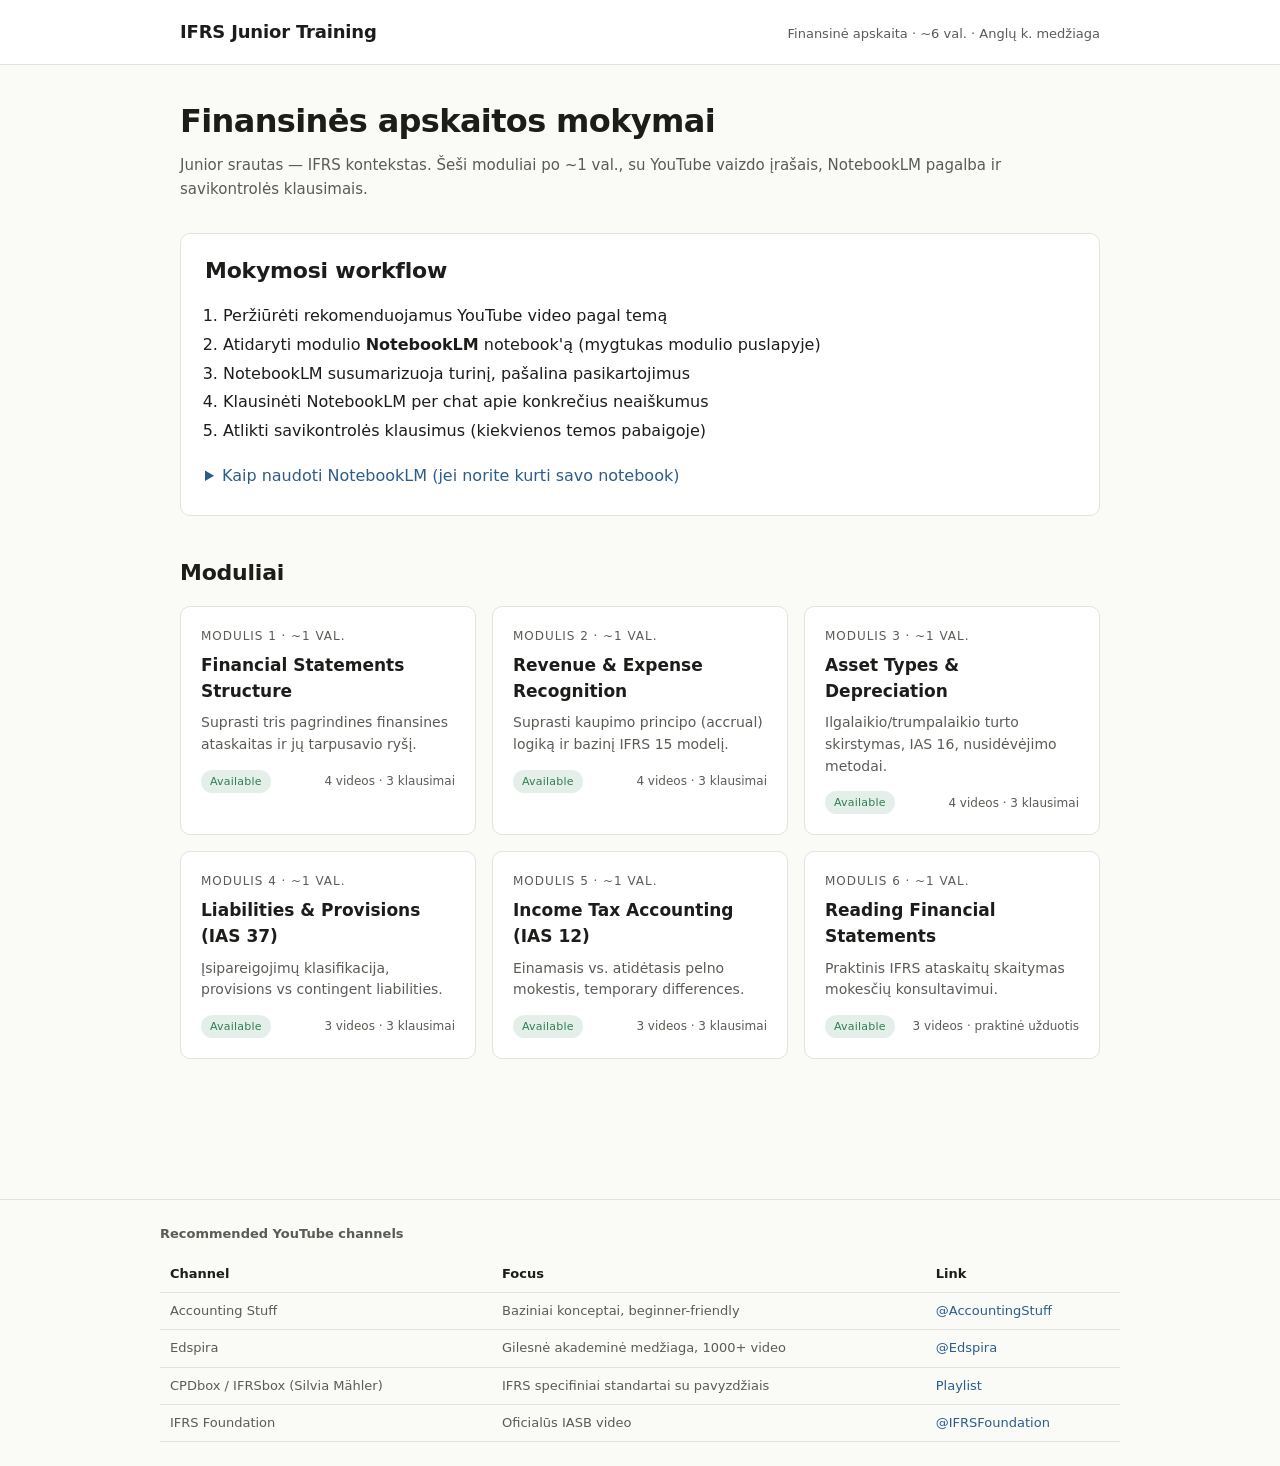
<file: index.html>
<!doctype html>
<html lang="lt">
<head>
  <meta charset="utf-8" />
  <meta name="viewport" content="width=device-width, initial-scale=1" />
  <title>IFRS Junior Training</title>
  <link rel="stylesheet" href="assets/styles.css" />
</head>
<body>
  <header class="site">
    <div class="inner">
      <h1>IFRS Junior Training</h1>
      <span class="meta">Finansinė apskaita · ~6 val. · Anglų k. medžiaga</span>
    </div>
  </header>

  <main class="container">
    <h1 class="page-title">Finansinės apskaitos mokymai</h1>
    <p class="page-lead">
      Junior srautas — IFRS kontekstas. Šeši moduliai po ~1 val., su YouTube vaizdo įrašais,
      NotebookLM pagalba ir savikontrolės klausimais.
    </p>

    <section class="workflow">
      <h2 style="margin-top:0">Mokymosi workflow</h2>
      <ol>
        <li>Peržiūrėti rekomenduojamus YouTube video pagal temą</li>
        <li>Atidaryti modulio <strong>NotebookLM</strong> notebook'ą (mygtukas modulio puslapyje)</li>
        <li>NotebookLM susumarizuoja turinį, pašalina pasikartojimus</li>
        <li>Klausinėti NotebookLM per chat apie konkrečius neaiškumus</li>
        <li>Atlikti savikontrolės klausimus (kiekvienos temos pabaigoje)</li>
      </ol>

      <details>
        <summary>Kaip naudoti NotebookLM (jei norite kurti savo notebook)</summary>
        <ul>
          <li>Eiti į <a href="https://notebooklm.google.com" target="_blank" rel="noopener">notebooklm.google.com</a></li>
          <li>Sukurti naują notebook kiekvienai temai</li>
          <li>Paspausti „Add source" → pasirinkti „YouTube" → įklijuoti nuorodą</li>
          <li>Sudėjus visus temos video, NotebookLM automatiškai susumarizuoja</li>
          <li>Naudoti chat funkciją klausimams, pvz. <em>„What are the key differences between current and non-current assets?"</em></li>
          <li>Galima sugeneruoti „Audio Overview" — podcast formato santrauką klausymui</li>
        </ul>
      </details>
    </section>

    <h2>Moduliai</h2>
    <div class="module-grid">

      <a class="module-card" href="modules/module-1.html" data-module-card="m1">
        <div class="num">Modulis 1 · ~1 val.</div>
        <div class="title">Financial Statements Structure</div>
        <p class="goal">Suprasti tris pagrindines finansines ataskaitas ir jų tarpusavio ryšį.</p>
        <div class="row">
          <span class="badge available">Available</span>
          <span>4 videos · 3 klausimai</span>
        </div>
      </a>

      <a class="module-card" href="modules/module-2.html" data-module-card="m2">
        <div class="num">Modulis 2 · ~1 val.</div>
        <div class="title">Revenue & Expense Recognition</div>
        <p class="goal">Suprasti kaupimo principo (accrual) logiką ir bazinį IFRS 15 modelį.</p>
        <div class="row">
          <span class="badge available">Available</span>
          <span>4 videos · 3 klausimai</span>
        </div>
      </a>

      <a class="module-card" href="modules/module-3.html" data-module-card="m3">
        <div class="num">Modulis 3 · ~1 val.</div>
        <div class="title">Asset Types & Depreciation</div>
        <p class="goal">Ilgalaikio/trumpalaikio turto skirstymas, IAS 16, nusidėvėjimo metodai.</p>
        <div class="row">
          <span class="badge available">Available</span>
          <span>4 videos · 3 klausimai</span>
        </div>
      </a>

      <a class="module-card" href="modules/module-4.html" data-module-card="m4">
        <div class="num">Modulis 4 · ~1 val.</div>
        <div class="title">Liabilities & Provisions (IAS 37)</div>
        <p class="goal">Įsipareigojimų klasifikacija, provisions vs contingent liabilities.</p>
        <div class="row">
          <span class="badge available">Available</span>
          <span>3 videos · 3 klausimai</span>
        </div>
      </a>

      <a class="module-card" href="modules/module-5.html" data-module-card="m5">
        <div class="num">Modulis 5 · ~1 val.</div>
        <div class="title">Income Tax Accounting (IAS 12)</div>
        <p class="goal">Einamasis vs. atidėtasis pelno mokestis, temporary differences.</p>
        <div class="row">
          <span class="badge available">Available</span>
          <span>3 videos · 3 klausimai</span>
        </div>
      </a>

      <a class="module-card" href="modules/module-6.html" data-module-card="m6">
        <div class="num">Modulis 6 · ~1 val.</div>
        <div class="title">Reading Financial Statements</div>
        <p class="goal">Praktinis IFRS ataskaitų skaitymas mokesčių konsultavimui.</p>
        <div class="row">
          <span class="badge available">Available</span>
          <span>3 videos · praktinė užduotis</span>
        </div>
      </a>

    </div>
  </main>

  <footer class="site">
    <div class="inner">
      <strong>Recommended YouTube channels</strong>
      <table>
        <thead>
          <tr><th>Channel</th><th>Focus</th><th>Link</th></tr>
        </thead>
        <tbody>
          <tr><td>Accounting Stuff</td><td>Baziniai konceptai, beginner-friendly</td><td><a href="https://youtube.com/@AccountingStuff" target="_blank" rel="noopener">@AccountingStuff</a></td></tr>
          <tr><td>Edspira</td><td>Gilesnė akademinė medžiaga, 1000+ video</td><td><a href="https://youtube.com/@Edspira" target="_blank" rel="noopener">@Edspira</a></td></tr>
          <tr><td>CPDbox / IFRSbox (Silvia Mähler)</td><td>IFRS specifiniai standartai su pavyzdžiais</td><td><a href="https://www.youtube.com/playlist?list=PLf-MINbacZi1UKk9rm6ODm5qwV97WR4ic" target="_blank" rel="noopener">Playlist</a></td></tr>
          <tr><td>IFRS Foundation</td><td>Oficialūs IASB video</td><td><a href="https://youtube.com/user/IFRSFoundation" target="_blank" rel="noopener">@IFRSFoundation</a></td></tr>
        </tbody>
      </table>
    </div>
  </footer>

  <script src="assets/app.js"></script>
</body>
</html>
</file>
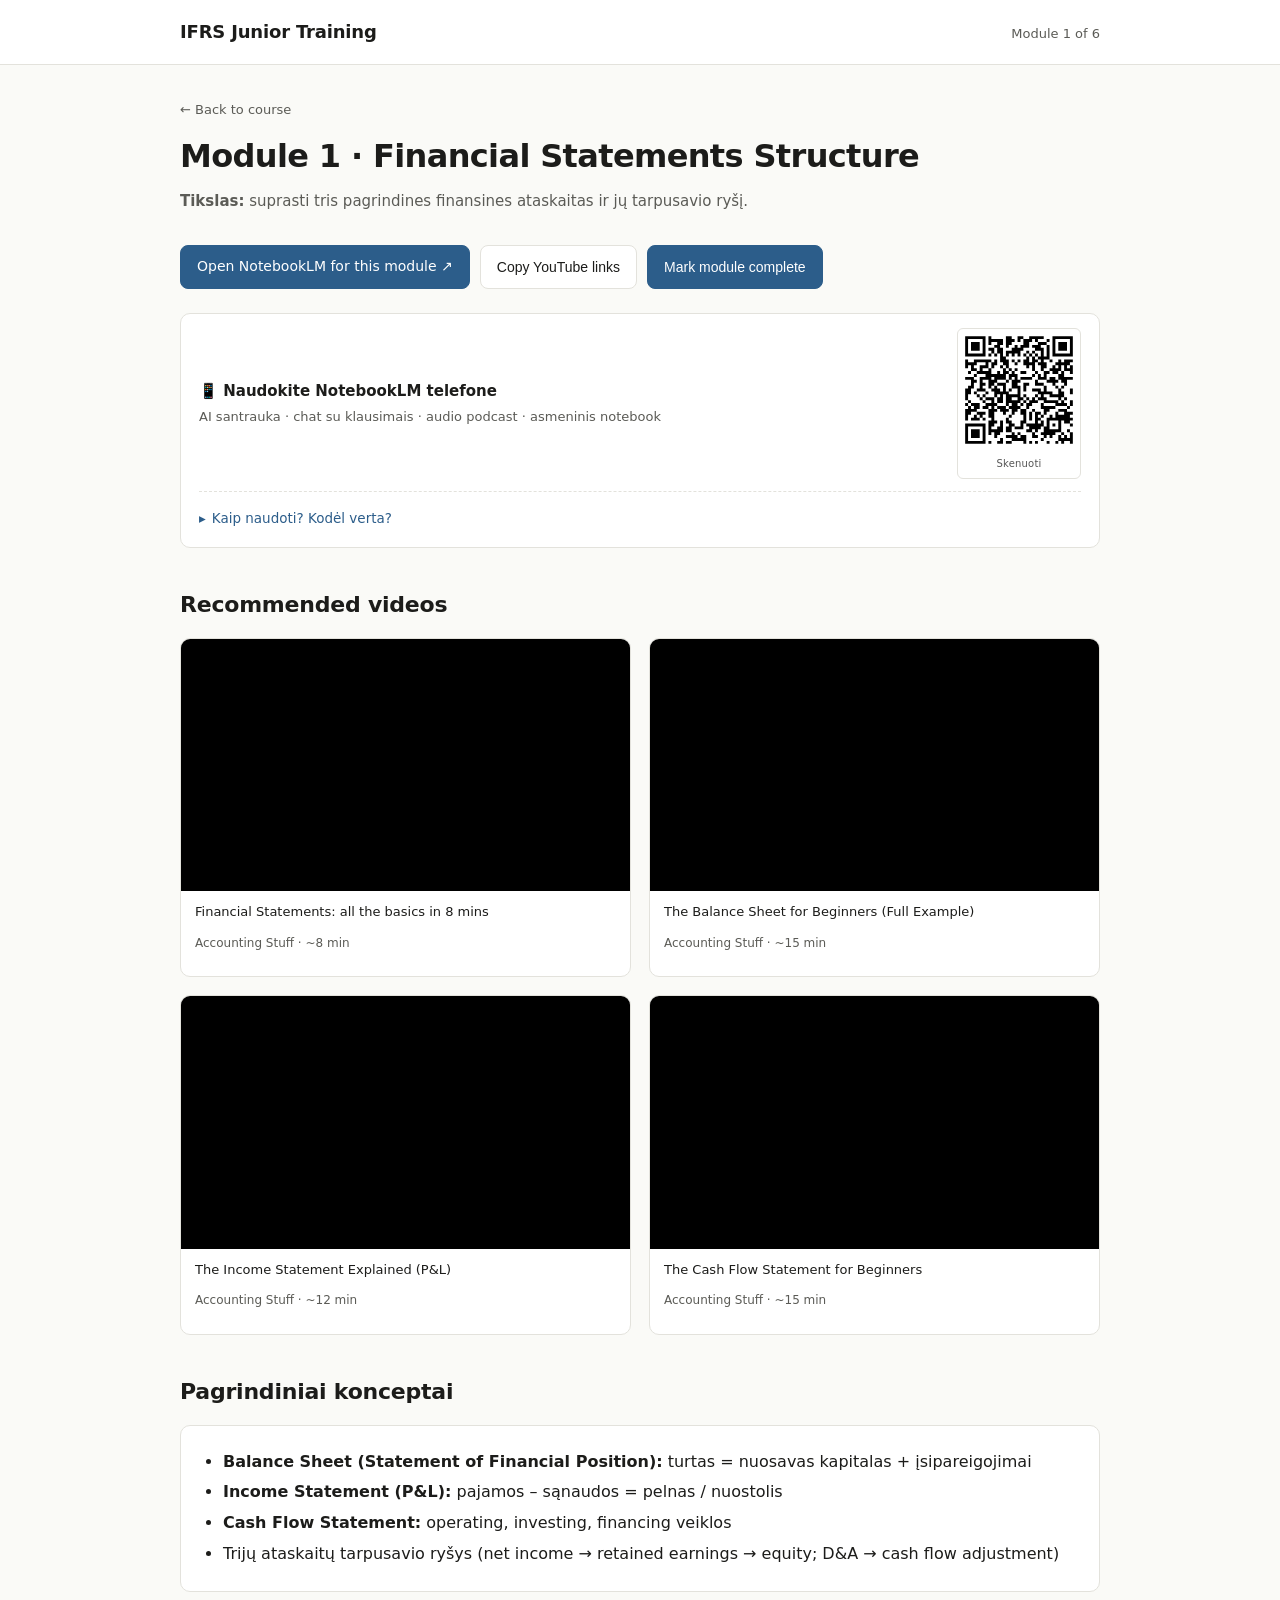
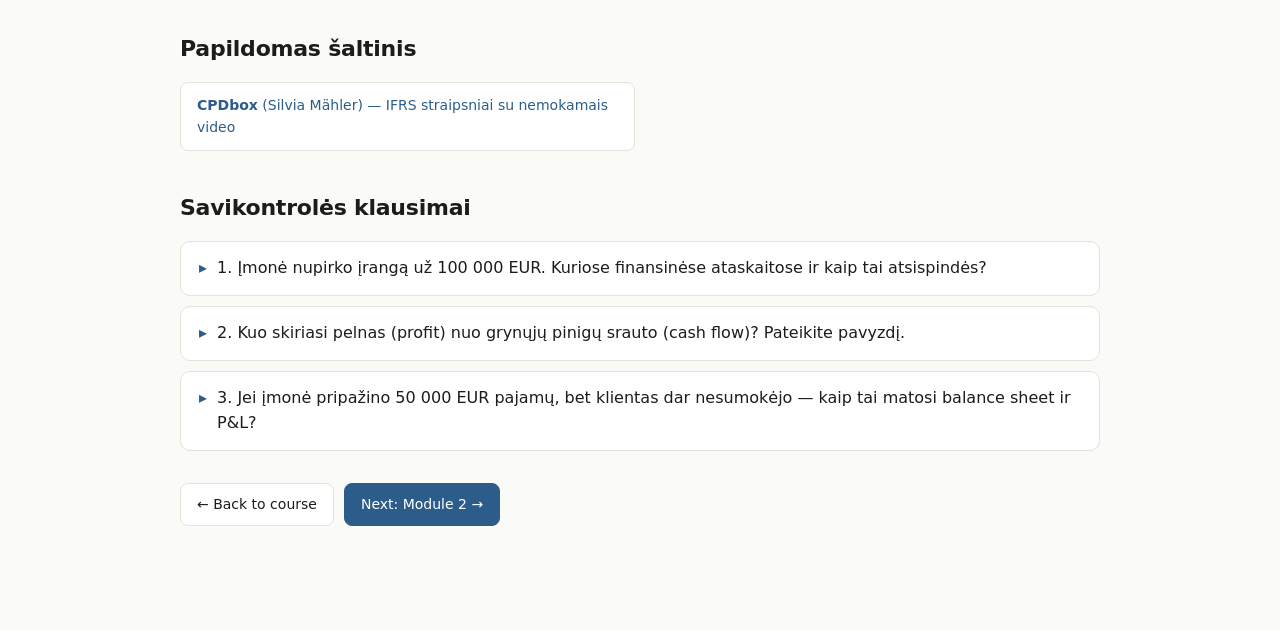
<file: modules/module-1.html>
<!doctype html>
<html lang="lt">
<head>
  <meta charset="utf-8" />
  <meta name="viewport" content="width=device-width, initial-scale=1" />
  <title>Module 1 · Financial Statements Structure</title>
  <link rel="stylesheet" href="../assets/styles.css" />
</head>
<body>
  <header class="site">
    <div class="inner">
      <h1><a href="../index.html" style="color:inherit; text-decoration:none">IFRS Junior Training</a></h1>
      <span class="meta">Module 1 of 6</span>
    </div>
  </header>

  <main class="container">
    <div class="breadcrumb"><a href="../index.html">← Back to course</a></div>

    <h1 class="page-title">Module 1 · Financial Statements Structure</h1>
    <p class="page-lead"><strong>Tikslas:</strong> suprasti tris pagrindines finansines ataskaitas ir jų tarpusavio ryšį.</p>

    <div class="actions">
      <a class="btn primary" href="https://notebooklm.google.com" target="_blank" rel="noopener" data-nblm>
        Open NotebookLM for this module ↗
      </a>
      <button class="btn" data-copy-links="https://youtube.com/watch?v=Fi1wkUczuyk|https://youtube.com/watch?v=CMv1zlZhb4Q|https://youtube.com/watch?v=hrSUq4wcd0g|https://youtube.com/watch?v=DiVPAjgmnj0">
        Copy YouTube links
      </button>
      <button class="btn primary" data-mark-complete="m1">Mark module complete</button>
    </div>

    <section class="mobile-howto" aria-label="Kaip naudoti NotebookLM telefone">
      <div class="mh-summary">
        <div class="mh-text">
          <h3>📱 Naudokite NotebookLM telefone</h3>
          <p class="mh-bullets">AI santrauka · chat su klausimais · audio podcast · asmeninis notebook</p>
        </div>
        <div class="qr-wrap">
          <div class="qr-code" data-qr="https://dokaey.github.io/ifrs-junior-training/modules/module-1.html"></div>
          <div class="qr-label">Skenuoti</div>
        </div>
      </div>
      <details class="mh-details">
        <summary>Kaip naudoti? Kodėl verta?</summary>
        <p style="margin:10px 0 0; font-size:13.5px">
          Office kompiuteryje NotebookLM užblokuotas. Naudokite asmeninį telefoną su <strong>privačia Google paskyra</strong> —
          taip apeisite IT apribojimą ir gausite stipriausią AI mokymosi įrankį šiems moduliams.
        </p>

        <div class="why">
          <strong>Kodėl verta:</strong>
          <ul>
            <li>AI susumarizuoja visus modulio video į vieną tekstą — nereikia žiūrėti turinio iš naujo</li>
            <li>Chat — užduokite konkrečius klausimus (pvz. <em>„Kuo skiriasi DTA ir DTL?"</em>) ir gausite atsakymus su nuorodomis į konkrečias video vietas</li>
            <li><strong>„Audio Overview"</strong> — sugeneruoja podcast'o stiliaus santrauką, galima klausyti kelyje ar sportuojant</li>
            <li>Notebook'as išlieka jūsų asmeninėje paskyroje — galite grįžti vėliau</li>
          </ul>
        </div>

        <strong style="font-size:13.5px">Workflow:</strong>
        <ol>
          <li>Telefono kamera nuskenuokite QR kodą</li>
          <li>Telefone atsidarys tas pats šio modulio puslapis</li>
          <li>Spauskite mygtuką <strong>„Copy YouTube links"</strong> — visos nuorodos atsiduria iškarpinėje</li>
          <li>Atidarykite <a href="https://notebooklm.google.com" target="_blank" rel="noopener">notebooklm.google.com</a> telefone (arba NotebookLM appą)</li>
          <li>Sukurkite naują notebook → <em>Add source</em> → <em>YouTube</em> → įklijuokite</li>
          <li>Palaukite ~30 sek., kol NotebookLM susumarizuos turinį, ir pradėkite klausinėti</li>
        </ol>

        <p class="tip">💡 Patarimas: pirmą kartą atvėrę puslapį telefone, pridėkite jį į žymeles — kitiems moduliams nebereikės skenuoti.</p>
      </details>
    </section>

    <h2>Recommended videos</h2>
    <div class="video-grid">
      <div class="video-card">
        <div class="frame"><iframe src="https://www.youtube-nocookie.com/embed/Fi1wkUczuyk" title="Financial Statements: all the basics in 8 mins" allow="accelerometer; autoplay; clipboard-write; encrypted-media; gyroscope; picture-in-picture" allowfullscreen></iframe></div>
        <div class="meta">
          <p class="title">Financial Statements: all the basics in 8 mins</p>
          <p class="sub">Accounting Stuff · ~8 min</p>
        </div>
      </div>
      <div class="video-card">
        <div class="frame"><iframe src="https://www.youtube-nocookie.com/embed/CMv1zlZhb4Q" title="The Balance Sheet for Beginners (Full Example)" allow="accelerometer; autoplay; clipboard-write; encrypted-media; gyroscope; picture-in-picture" allowfullscreen></iframe></div>
        <div class="meta">
          <p class="title">The Balance Sheet for Beginners (Full Example)</p>
          <p class="sub">Accounting Stuff · ~15 min</p>
        </div>
      </div>
      <div class="video-card">
        <div class="frame"><iframe src="https://www.youtube-nocookie.com/embed/hrSUq4wcd0g" title="The Income Statement Explained (P&L)" allow="accelerometer; autoplay; clipboard-write; encrypted-media; gyroscope; picture-in-picture" allowfullscreen></iframe></div>
        <div class="meta">
          <p class="title">The Income Statement Explained (P&amp;L)</p>
          <p class="sub">Accounting Stuff · ~12 min</p>
        </div>
      </div>
      <div class="video-card">
        <div class="frame"><iframe src="https://www.youtube-nocookie.com/embed/DiVPAjgmnj0" title="The Cash Flow Statement for Beginners" allow="accelerometer; autoplay; clipboard-write; encrypted-media; gyroscope; picture-in-picture" allowfullscreen></iframe></div>
        <div class="meta">
          <p class="title">The Cash Flow Statement for Beginners</p>
          <p class="sub">Accounting Stuff · ~15 min</p>
        </div>
      </div>
    </div>

    <h2>Pagrindiniai konceptai</h2>
    <div class="concepts">
      <ul>
        <li><strong>Balance Sheet (Statement of Financial Position):</strong> turtas = nuosavas kapitalas + įsipareigojimai</li>
        <li><strong>Income Statement (P&amp;L):</strong> pajamos – sąnaudos = pelnas / nuostolis</li>
        <li><strong>Cash Flow Statement:</strong> operating, investing, financing veiklos</li>
        <li>Trijų ataskaitų tarpusavio ryšys (net income → retained earnings → equity; D&amp;A → cash flow adjustment)</li>
      </ul>
    </div>

    <h2>Papildomas šaltinis</h2>
    <div class="resources">
      <a href="https://www.cpdbox.com" target="_blank" rel="noopener">
        <strong>CPDbox</strong> (Silvia Mähler) — IFRS straipsniai su nemokamais video
      </a>
    </div>

    <h2>Savikontrolės klausimai</h2>
    <div class="qa">
      <details>
        <summary>1. Įmonė nupirko įrangą už 100 000 EUR. Kuriose finansinėse ataskaitose ir kaip tai atsispindės?</summary>
        <div class="answer">
          <strong>Balance Sheet:</strong> non-current assets (PPE) padidėja +100 000 EUR; jei mokama grynaisiais — pinigai –100 000 EUR (jei kreditu — accounts payable +100 000 EUR).
          <strong>Income Statement:</strong> pirkimo metu nieko (CAPEX nekapitalizuojamas į sąnaudas iš karto), bet vėlesniais metais — nusidėvėjimo sąnauda.
          <strong>Cash Flow:</strong> investing veikla –100 000 EUR (jei sumokėta grynaisiais).
        </div>
      </details>

      <details>
        <summary>2. Kuo skiriasi pelnas (profit) nuo grynųjų pinigų srauto (cash flow)? Pateikite pavyzdį.</summary>
        <div class="answer">
          Pelnas pripažįstamas pagal kaupimo principą — pajamos uždirbtos, sąnaudos patirtos, nepriklausomai nuo pinigų judėjimo. Cash flow rodo realų pinigų judėjimą.
          <strong>Pavyzdys:</strong> įmonė gruodį pardavė už 50 000 EUR kreditu — P&amp;L matoma 50 000 EUR pajamų ir pelnas, bet cash flow lygus nuliui, nes klientas dar nesumokėjo. Atvirkščiai, nusidėvėjimas mažina pelną, bet pinigų neišleidžia.
        </div>
      </details>

      <details>
        <summary>3. Jei įmonė pripažino 50 000 EUR pajamų, bet klientas dar nesumokėjo — kaip tai matosi balance sheet ir P&amp;L?</summary>
        <div class="answer">
          <strong>P&amp;L:</strong> revenue +50 000 EUR (pajamos pripažintos uždirbus, pagal IFRS 15).
          <strong>Balance Sheet:</strong> trade receivables (gautinos sumos) +50 000 EUR turto pusėje; retained earnings (per net income) +50 000 EUR equity pusėje (mažinant pelno mokestį). Pinigų pozicija nepasikeičia, kol klientas nesumoka.
        </div>
      </details>
    </div>

    <div class="actions" style="margin-top:32px">
      <a class="btn" href="../index.html">← Back to course</a>
      <a class="btn primary" href="module-2.html">Next: Module 2 →</a>
    </div>
  </main>

  <script src="../assets/qrcode.min.js"></script>
  <script src="../assets/app.js"></script>
</body>
</html>
</file>
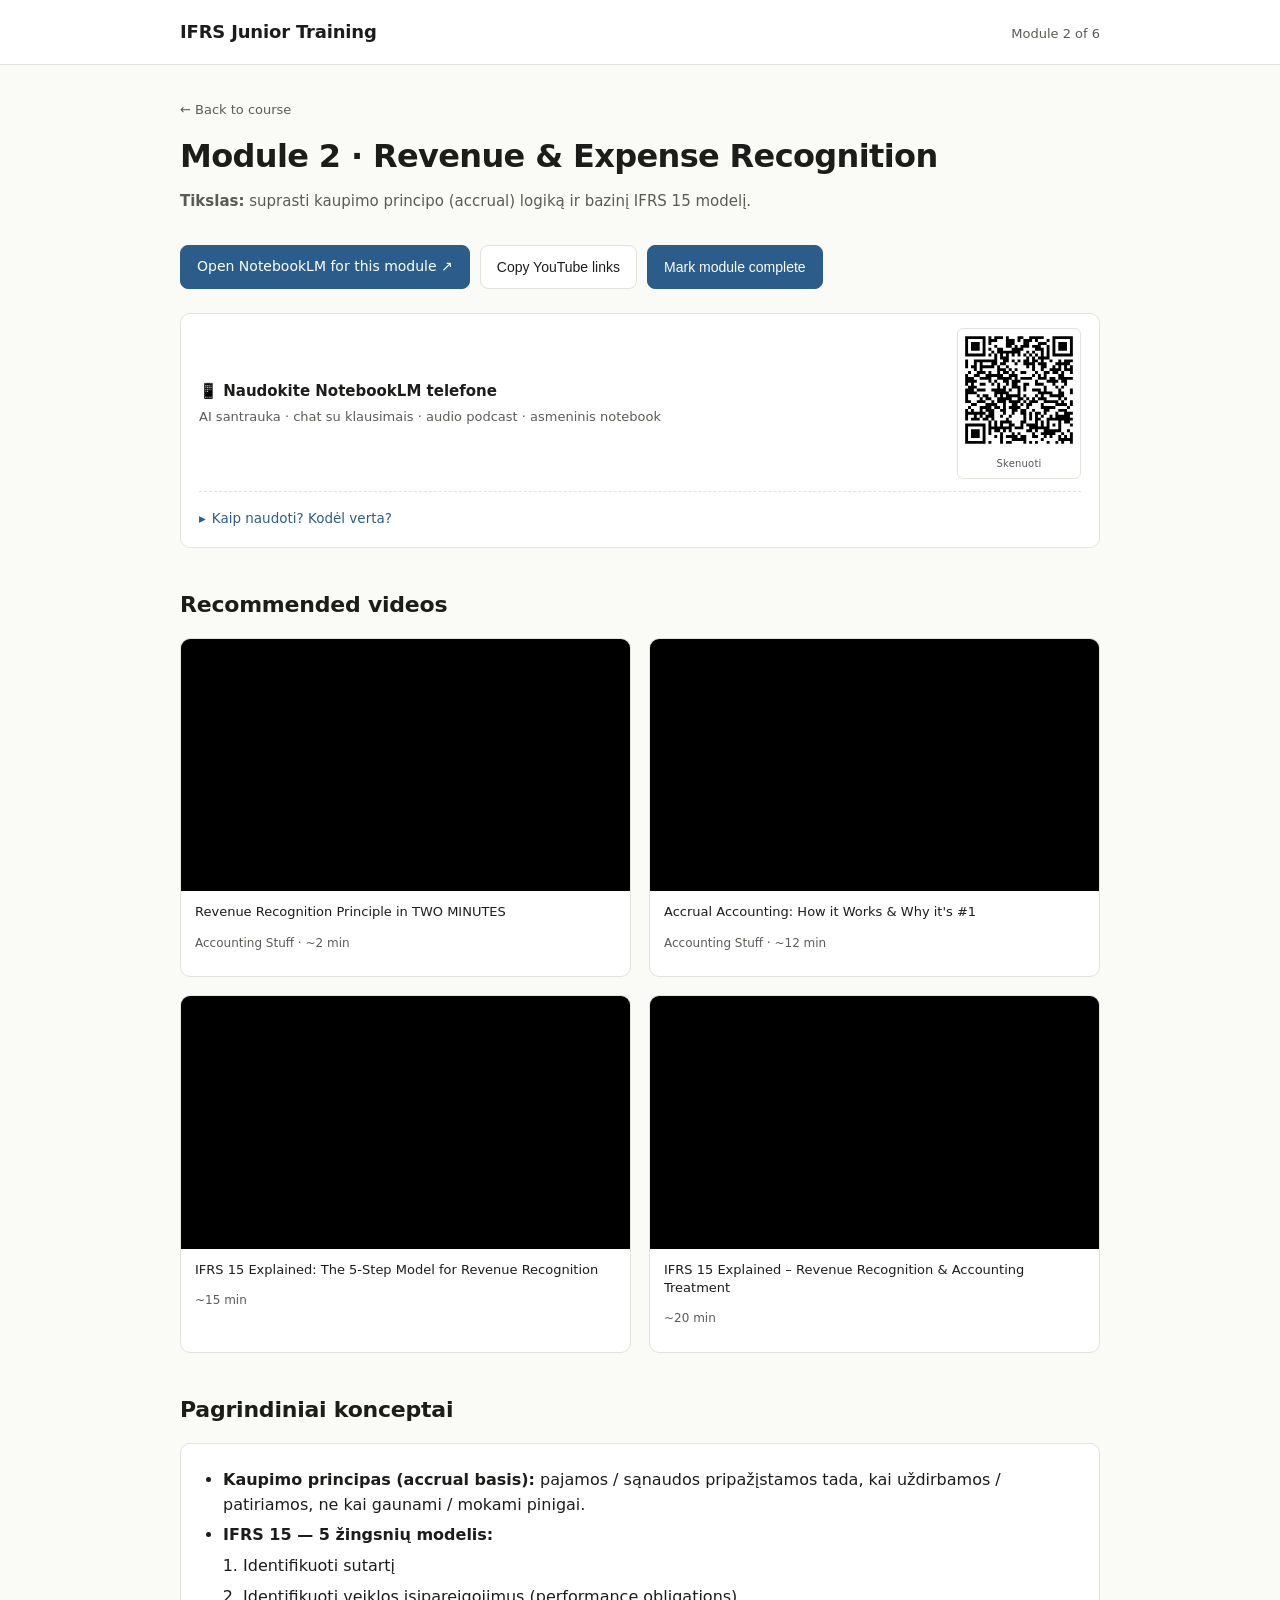
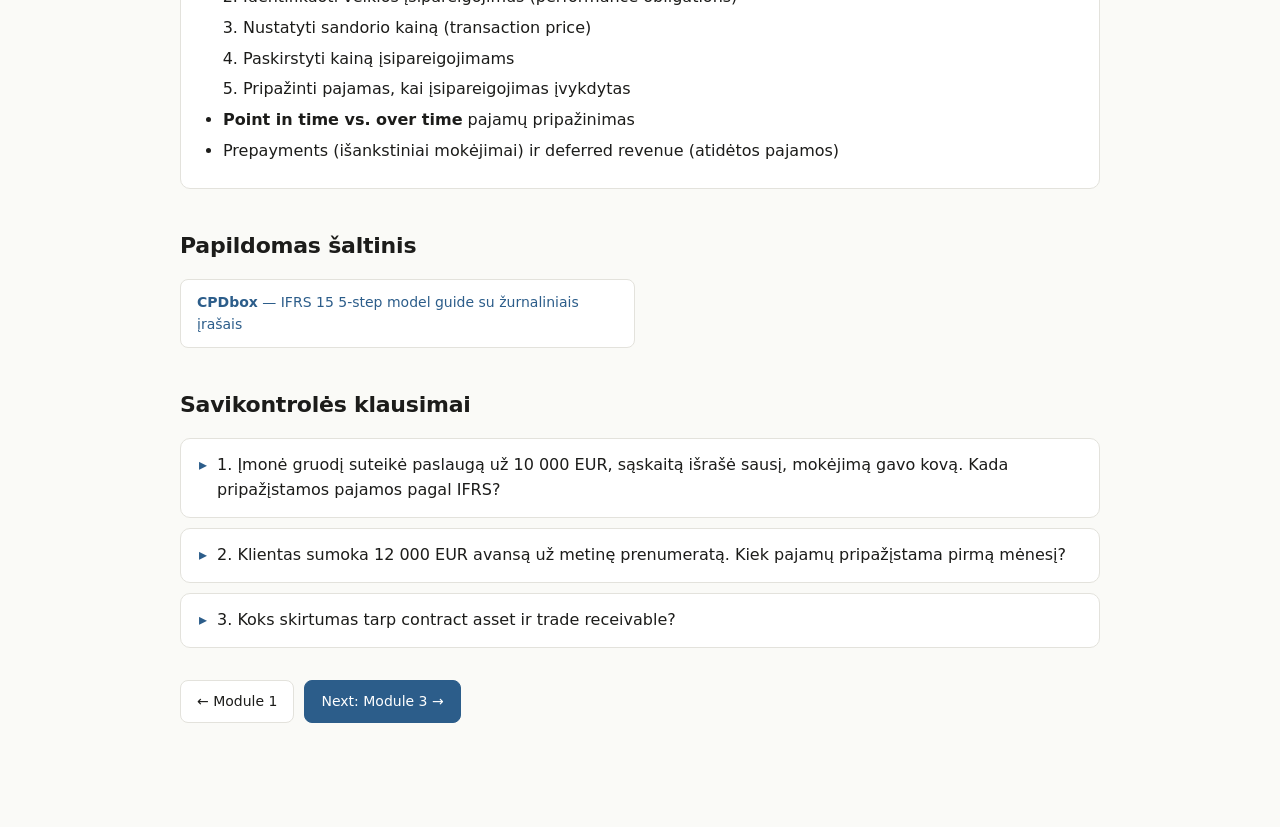
<file: modules/module-2.html>
<!doctype html>
<html lang="lt">
<head>
  <meta charset="utf-8" />
  <meta name="viewport" content="width=device-width, initial-scale=1" />
  <title>Module 2 · Revenue & Expense Recognition</title>
  <link rel="stylesheet" href="../assets/styles.css" />
</head>
<body>
  <header class="site">
    <div class="inner">
      <h1><a href="../index.html" style="color:inherit; text-decoration:none">IFRS Junior Training</a></h1>
      <span class="meta">Module 2 of 6</span>
    </div>
  </header>

  <main class="container">
    <div class="breadcrumb"><a href="../index.html">← Back to course</a></div>

    <h1 class="page-title">Module 2 · Revenue &amp; Expense Recognition</h1>
    <p class="page-lead"><strong>Tikslas:</strong> suprasti kaupimo principo (accrual) logiką ir bazinį IFRS 15 modelį.</p>

    <div class="actions">
      <a class="btn primary" href="https://notebooklm.google.com" target="_blank" rel="noopener" data-nblm>
        Open NotebookLM for this module ↗
      </a>
      <button class="btn" data-copy-links="https://youtube.com/watch?v=37PPccwsYJI|https://youtube.com/watch?v=C8UuX75ZarU|https://youtube.com/watch?v=E-cBZ_BR7_0|https://youtube.com/watch?v=qw4l2RsBEc4">
        Copy YouTube links
      </button>
      <button class="btn primary" data-mark-complete="m2">Mark module complete</button>
    </div>

    <section class="mobile-howto" aria-label="Kaip naudoti NotebookLM telefone">
      <div class="mh-summary">
        <div class="mh-text">
          <h3>📱 Naudokite NotebookLM telefone</h3>
          <p class="mh-bullets">AI santrauka · chat su klausimais · audio podcast · asmeninis notebook</p>
        </div>
        <div class="qr-wrap">
          <div class="qr-code" data-qr="https://dokaey.github.io/ifrs-junior-training/modules/module-2.html"></div>
          <div class="qr-label">Skenuoti</div>
        </div>
      </div>
      <details class="mh-details">
        <summary>Kaip naudoti? Kodėl verta?</summary>
        <p style="margin:10px 0 0; font-size:13.5px">
          Office kompiuteryje NotebookLM užblokuotas. Naudokite asmeninį telefoną su <strong>privačia Google paskyra</strong> —
          taip apeisite IT apribojimą ir gausite stipriausią AI mokymosi įrankį šiems moduliams.
        </p>

        <div class="why">
          <strong>Kodėl verta:</strong>
          <ul>
            <li>AI susumarizuoja visus modulio video į vieną tekstą — nereikia žiūrėti turinio iš naujo</li>
            <li>Chat — užduokite konkrečius klausimus (pvz. <em>„Kuo skiriasi DTA ir DTL?"</em>) ir gausite atsakymus su nuorodomis į konkrečias video vietas</li>
            <li><strong>„Audio Overview"</strong> — sugeneruoja podcast'o stiliaus santrauką, galima klausyti kelyje ar sportuojant</li>
            <li>Notebook'as išlieka jūsų asmeninėje paskyroje — galite grįžti vėliau</li>
          </ul>
        </div>

        <strong style="font-size:13.5px">Workflow:</strong>
        <ol>
          <li>Telefono kamera nuskenuokite QR kodą</li>
          <li>Telefone atsidarys tas pats šio modulio puslapis</li>
          <li>Spauskite mygtuką <strong>„Copy YouTube links"</strong> — visos nuorodos atsiduria iškarpinėje</li>
          <li>Atidarykite <a href="https://notebooklm.google.com" target="_blank" rel="noopener">notebooklm.google.com</a> telefone (arba NotebookLM appą)</li>
          <li>Sukurkite naują notebook → <em>Add source</em> → <em>YouTube</em> → įklijuokite</li>
          <li>Palaukite ~30 sek., kol NotebookLM susumarizuos turinį, ir pradėkite klausinėti</li>
        </ol>

        <p class="tip">💡 Patarimas: pirmą kartą atvėrę puslapį telefone, pridėkite jį į žymeles — kitiems moduliams nebereikės skenuoti.</p>
      </details>
    </section>

    <h2>Recommended videos</h2>
    <div class="video-grid">
      <div class="video-card">
        <div class="frame"><iframe src="https://www.youtube-nocookie.com/embed/37PPccwsYJI" title="Revenue Recognition Principle in TWO MINUTES" allow="accelerometer; autoplay; clipboard-write; encrypted-media; gyroscope; picture-in-picture" allowfullscreen></iframe></div>
        <div class="meta">
          <p class="title">Revenue Recognition Principle in TWO MINUTES</p>
          <p class="sub">Accounting Stuff · ~2 min</p>
        </div>
      </div>
      <div class="video-card">
        <div class="frame"><iframe src="https://www.youtube-nocookie.com/embed/C8UuX75ZarU" title="Accrual Accounting: How it Works & Why it's #1" allow="accelerometer; autoplay; clipboard-write; encrypted-media; gyroscope; picture-in-picture" allowfullscreen></iframe></div>
        <div class="meta">
          <p class="title">Accrual Accounting: How it Works &amp; Why it's #1</p>
          <p class="sub">Accounting Stuff · ~12 min</p>
        </div>
      </div>
      <div class="video-card">
        <div class="frame"><iframe src="https://www.youtube-nocookie.com/embed/E-cBZ_BR7_0" title="IFRS 15 Explained: The 5-Step Model for Revenue Recognition" allow="accelerometer; autoplay; clipboard-write; encrypted-media; gyroscope; picture-in-picture" allowfullscreen></iframe></div>
        <div class="meta">
          <p class="title">IFRS 15 Explained: The 5-Step Model for Revenue Recognition</p>
          <p class="sub">~15 min</p>
        </div>
      </div>
      <div class="video-card">
        <div class="frame"><iframe src="https://www.youtube-nocookie.com/embed/qw4l2RsBEc4" title="IFRS 15 Explained – Revenue Recognition & Accounting Treatment" allow="accelerometer; autoplay; clipboard-write; encrypted-media; gyroscope; picture-in-picture" allowfullscreen></iframe></div>
        <div class="meta">
          <p class="title">IFRS 15 Explained – Revenue Recognition &amp; Accounting Treatment</p>
          <p class="sub">~20 min</p>
        </div>
      </div>
    </div>

    <h2>Pagrindiniai konceptai</h2>
    <div class="concepts">
      <ul>
        <li><strong>Kaupimo principas (accrual basis):</strong> pajamos / sąnaudos pripažįstamos tada, kai uždirbamos / patiriamos, ne kai gaunami / mokami pinigai.</li>
        <li><strong>IFRS 15 — 5 žingsnių modelis:</strong>
          <ol>
            <li>Identifikuoti sutartį</li>
            <li>Identifikuoti veiklos įsipareigojimus (performance obligations)</li>
            <li>Nustatyti sandorio kainą (transaction price)</li>
            <li>Paskirstyti kainą įsipareigojimams</li>
            <li>Pripažinti pajamas, kai įsipareigojimas įvykdytas</li>
          </ol>
        </li>
        <li><strong>Point in time vs. over time</strong> pajamų pripažinimas</li>
        <li>Prepayments (išankstiniai mokėjimai) ir deferred revenue (atidėtos pajamos)</li>
      </ul>
    </div>

    <h2>Papildomas šaltinis</h2>
    <div class="resources">
      <a href="https://www.cpdbox.com/5-step-model-revenue-recognition-ifrs-15-journal-entries-example/" target="_blank" rel="noopener">
        <strong>CPDbox</strong> — IFRS 15 5-step model guide su žurnaliniais įrašais
      </a>
    </div>

    <h2>Savikontrolės klausimai</h2>
    <div class="qa">
      <details>
        <summary>1. Įmonė gruodį suteikė paslaugą už 10 000 EUR, sąskaitą išrašė sausį, mokėjimą gavo kovą. Kada pripažįstamos pajamos pagal IFRS?</summary>
        <div class="answer">
          Pajamos pripažįstamos <strong>gruodį</strong> — t.y. tada, kai įvykdytas veiklos įsipareigojimas (paslauga suteikta), pagal IFRS 15. Sąskaitos išrašymo data (sausis) ar mokėjimo data (kovas) pajamų pripažinimui nesvarbios. Gruodį būtų pripažintas 10 000 EUR contract asset arba accrued revenue (kol sąskaita neišrašyta), o sausį — perkeliama į trade receivables.
        </div>
      </details>

      <details>
        <summary>2. Klientas sumoka 12 000 EUR avansą už metinę prenumeratą. Kiek pajamų pripažįstama pirmą mėnesį?</summary>
        <div class="answer">
          <strong>1 000 EUR</strong> per mėnesį (12 000 ÷ 12), nes paslauga teikiama „over time" — tolygiai per visus metus. Gavus avansą: cash +12 000, deferred revenue (liability) +12 000. Kiekvieną mėnesį: deferred revenue –1 000, revenue +1 000. Likę 11 000 EUR liks balance sheet kaip įsipareigojimas, kol paslauga bus suteikta.
        </div>
      </details>

      <details>
        <summary>3. Koks skirtumas tarp contract asset ir trade receivable?</summary>
        <div class="answer">
          <strong>Trade receivable</strong> — besąlygiška teisė į apmokėjimą (paslauga suteikta IR sąskaita išrašyta — belieka tik gauti pinigus, priklauso tik nuo laiko).
          <strong>Contract asset</strong> — sąlyginė teisė: įmonė jau įvykdė įsipareigojimą, bet apmokėjimas dar priklauso nuo kitų sąlygų (pvz. dar nepasiektas sutarties etapas, dar neišrašyta sąskaita pagal sutarties grafiką). Trade receivable — „grynai" finansinis turtas; contract asset turi papildomą veiklos riziką.
        </div>
      </details>
    </div>

    <div class="actions" style="margin-top:32px">
      <a class="btn" href="module-1.html">← Module 1</a>
      <a class="btn primary" href="module-3.html">Next: Module 3 →</a>
    </div>
  </main>

  <script src="../assets/qrcode.min.js"></script>
  <script src="../assets/app.js"></script>
</body>
</html>
</file>
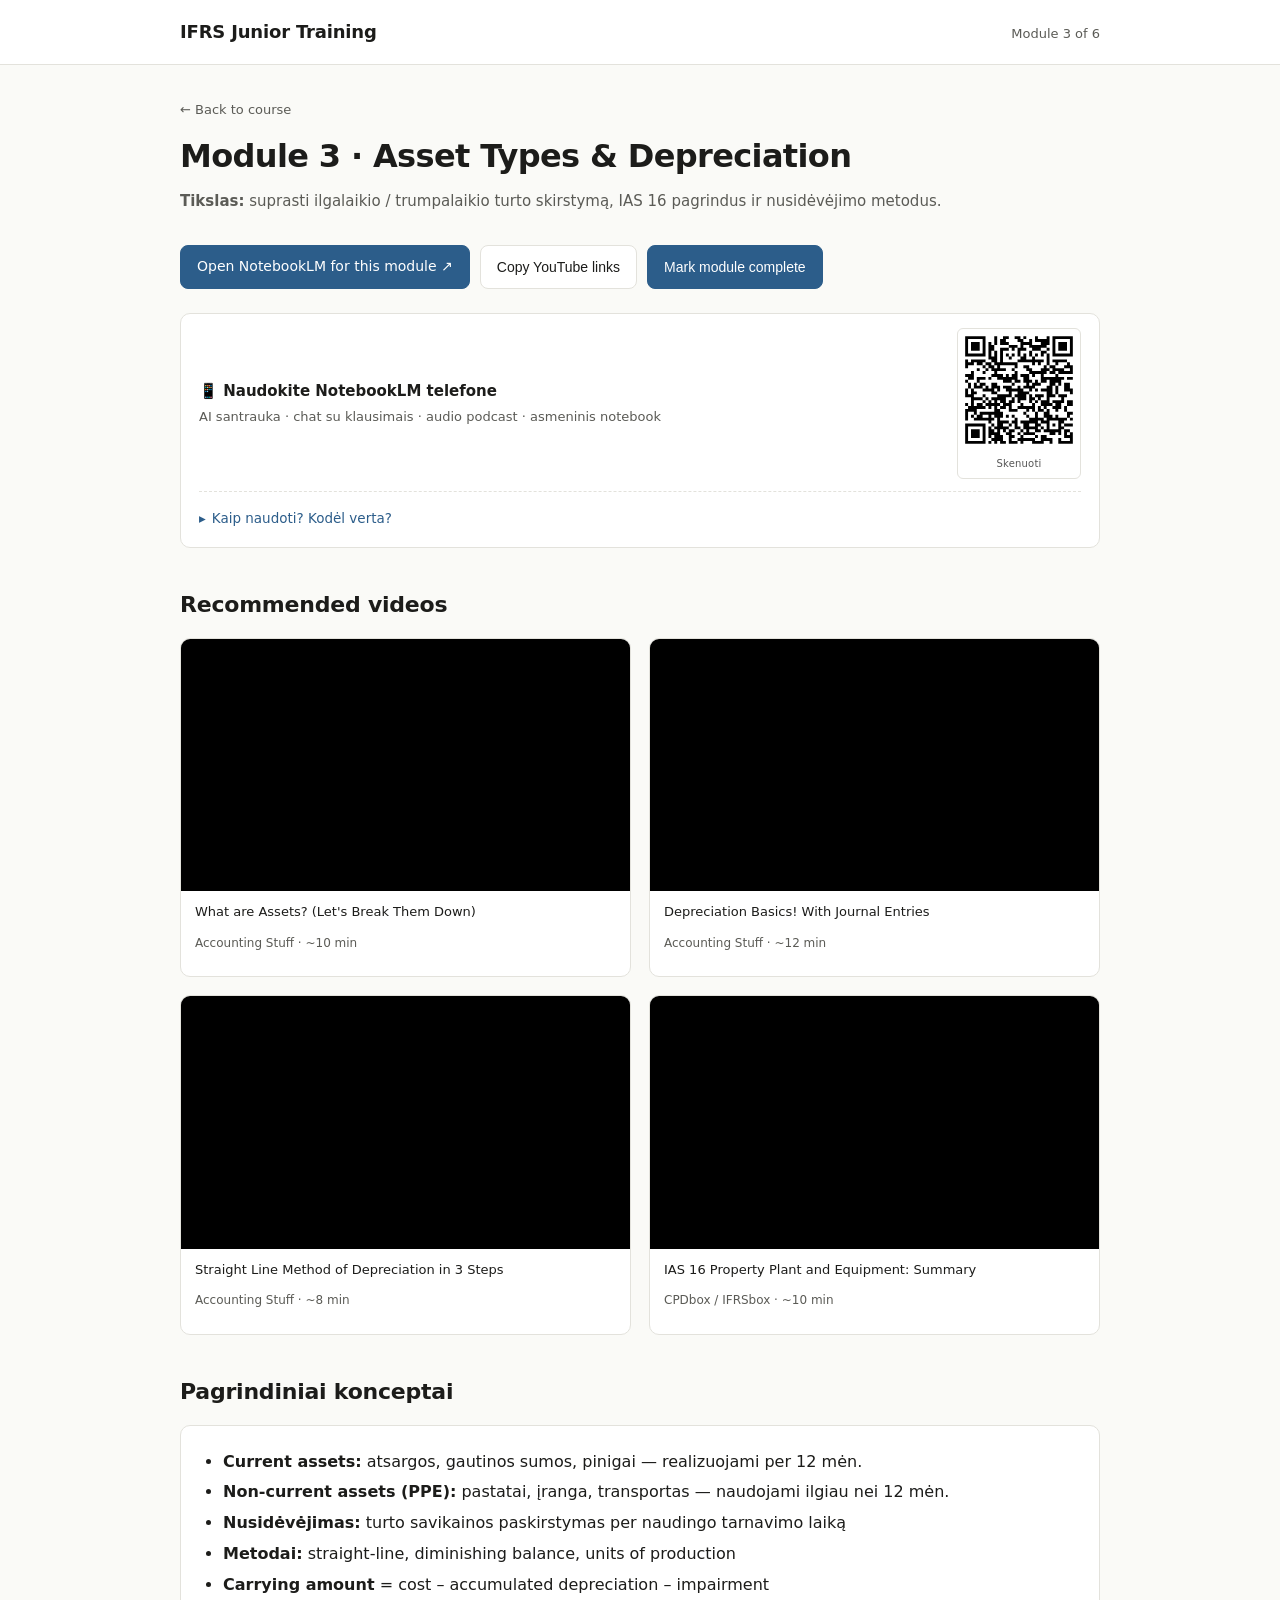
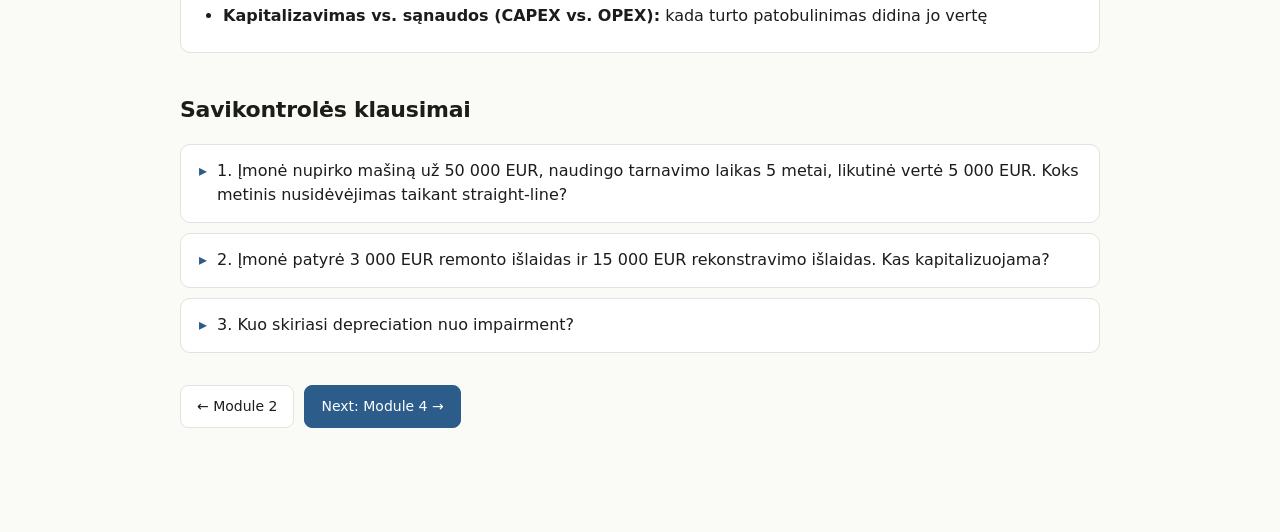
<file: modules/module-3.html>
<!doctype html>
<html lang="lt">
<head>
  <meta charset="utf-8" />
  <meta name="viewport" content="width=device-width, initial-scale=1" />
  <title>Module 3 · Asset Types & Depreciation</title>
  <link rel="stylesheet" href="../assets/styles.css" />
</head>
<body>
  <header class="site">
    <div class="inner">
      <h1><a href="../index.html" style="color:inherit; text-decoration:none">IFRS Junior Training</a></h1>
      <span class="meta">Module 3 of 6</span>
    </div>
  </header>

  <main class="container">
    <div class="breadcrumb"><a href="../index.html">← Back to course</a></div>

    <h1 class="page-title">Module 3 · Asset Types &amp; Depreciation</h1>
    <p class="page-lead"><strong>Tikslas:</strong> suprasti ilgalaikio / trumpalaikio turto skirstymą, IAS 16 pagrindus ir nusidėvėjimo metodus.</p>

    <div class="actions">
      <a class="btn primary" href="https://notebooklm.google.com" target="_blank" rel="noopener" data-nblm>
        Open NotebookLM for this module ↗
      </a>
      <button class="btn" data-copy-links="https://youtube.com/watch?v=rOsuqG_J0t4|https://youtube.com/watch?v=_pas1ETbrj8|https://youtube.com/watch?v=iruD9KTNnNc|https://youtube.com/watch?v=4caFrcntTi8">
        Copy YouTube links
      </button>
      <button class="btn primary" data-mark-complete="m3">Mark module complete</button>
    </div>

    <section class="mobile-howto" aria-label="Kaip naudoti NotebookLM telefone">
      <div class="mh-summary">
        <div class="mh-text">
          <h3>📱 Naudokite NotebookLM telefone</h3>
          <p class="mh-bullets">AI santrauka · chat su klausimais · audio podcast · asmeninis notebook</p>
        </div>
        <div class="qr-wrap">
          <div class="qr-code" data-qr="https://dokaey.github.io/ifrs-junior-training/modules/module-3.html"></div>
          <div class="qr-label">Skenuoti</div>
        </div>
      </div>
      <details class="mh-details">
        <summary>Kaip naudoti? Kodėl verta?</summary>
        <p style="margin:10px 0 0; font-size:13.5px">
          Office kompiuteryje NotebookLM užblokuotas. Naudokite asmeninį telefoną su <strong>privačia Google paskyra</strong> —
          taip apeisite IT apribojimą ir gausite stipriausią AI mokymosi įrankį šiems moduliams.
        </p>

        <div class="why">
          <strong>Kodėl verta:</strong>
          <ul>
            <li>AI susumarizuoja visus modulio video į vieną tekstą — nereikia žiūrėti turinio iš naujo</li>
            <li>Chat — užduokite konkrečius klausimus (pvz. <em>„Kuo skiriasi DTA ir DTL?"</em>) ir gausite atsakymus su nuorodomis į konkrečias video vietas</li>
            <li><strong>„Audio Overview"</strong> — sugeneruoja podcast'o stiliaus santrauką, galima klausyti kelyje ar sportuojant</li>
            <li>Notebook'as išlieka jūsų asmeninėje paskyroje — galite grįžti vėliau</li>
          </ul>
        </div>

        <strong style="font-size:13.5px">Workflow:</strong>
        <ol>
          <li>Telefono kamera nuskenuokite QR kodą</li>
          <li>Telefone atsidarys tas pats šio modulio puslapis</li>
          <li>Spauskite mygtuką <strong>„Copy YouTube links"</strong> — visos nuorodos atsiduria iškarpinėje</li>
          <li>Atidarykite <a href="https://notebooklm.google.com" target="_blank" rel="noopener">notebooklm.google.com</a> telefone (arba NotebookLM appą)</li>
          <li>Sukurkite naują notebook → <em>Add source</em> → <em>YouTube</em> → įklijuokite</li>
          <li>Palaukite ~30 sek., kol NotebookLM susumarizuos turinį, ir pradėkite klausinėti</li>
        </ol>

        <p class="tip">💡 Patarimas: pirmą kartą atvėrę puslapį telefone, pridėkite jį į žymeles — kitiems moduliams nebereikės skenuoti.</p>
      </details>
    </section>

    <h2>Recommended videos</h2>
    <div class="video-grid">
      <div class="video-card">
        <div class="frame"><iframe src="https://www.youtube-nocookie.com/embed/rOsuqG_J0t4" title="What are Assets?" allow="accelerometer; autoplay; clipboard-write; encrypted-media; gyroscope; picture-in-picture" allowfullscreen></iframe></div>
        <div class="meta"><p class="title">What are Assets? (Let's Break Them Down)</p><p class="sub">Accounting Stuff · ~10 min</p></div>
      </div>
      <div class="video-card">
        <div class="frame"><iframe src="https://www.youtube-nocookie.com/embed/_pas1ETbrj8" title="Depreciation Basics! With Journal Entries" allow="accelerometer; autoplay; clipboard-write; encrypted-media; gyroscope; picture-in-picture" allowfullscreen></iframe></div>
        <div class="meta"><p class="title">Depreciation Basics! With Journal Entries</p><p class="sub">Accounting Stuff · ~12 min</p></div>
      </div>
      <div class="video-card">
        <div class="frame"><iframe src="https://www.youtube-nocookie.com/embed/iruD9KTNnNc" title="Straight Line Method of Depreciation in 3 Steps" allow="accelerometer; autoplay; clipboard-write; encrypted-media; gyroscope; picture-in-picture" allowfullscreen></iframe></div>
        <div class="meta"><p class="title">Straight Line Method of Depreciation in 3 Steps</p><p class="sub">Accounting Stuff · ~8 min</p></div>
      </div>
      <div class="video-card">
        <div class="frame"><iframe src="https://www.youtube-nocookie.com/embed/4caFrcntTi8" title="IAS 16 Property Plant and Equipment: Summary" allow="accelerometer; autoplay; clipboard-write; encrypted-media; gyroscope; picture-in-picture" allowfullscreen></iframe></div>
        <div class="meta"><p class="title">IAS 16 Property Plant and Equipment: Summary</p><p class="sub">CPDbox / IFRSbox · ~10 min</p></div>
      </div>
    </div>

    <h2>Pagrindiniai konceptai</h2>
    <div class="concepts">
      <ul>
        <li><strong>Current assets:</strong> atsargos, gautinos sumos, pinigai — realizuojami per 12 mėn.</li>
        <li><strong>Non-current assets (PPE):</strong> pastatai, įranga, transportas — naudojami ilgiau nei 12 mėn.</li>
        <li><strong>Nusidėvėjimas:</strong> turto savikainos paskirstymas per naudingo tarnavimo laiką</li>
        <li><strong>Metodai:</strong> straight-line, diminishing balance, units of production</li>
        <li><strong>Carrying amount</strong> = cost – accumulated depreciation – impairment</li>
        <li><strong>Kapitalizavimas vs. sąnaudos (CAPEX vs. OPEX):</strong> kada turto patobulinimas didina jo vertę</li>
      </ul>
    </div>

    <h2>Savikontrolės klausimai</h2>
    <div class="qa">
      <details>
        <summary>1. Įmonė nupirko mašiną už 50 000 EUR, naudingo tarnavimo laikas 5 metai, likutinė vertė 5 000 EUR. Koks metinis nusidėvėjimas taikant straight-line?</summary>
        <div class="answer">
          <strong>9 000 EUR/metus.</strong> Formulė: (cost − residual value) ÷ useful life = (50 000 − 5 000) ÷ 5 = 9 000. Po 5 metų accumulated depreciation = 45 000, carrying amount = 5 000 (lygus likutinei vertei — žemiau jos nebenusidėvi).
        </div>
      </details>
      <details>
        <summary>2. Įmonė patyrė 3 000 EUR remonto išlaidas ir 15 000 EUR rekonstravimo išlaidas. Kas kapitalizuojama?</summary>
        <div class="answer">
          <strong>Kapitalizuojama tik 15 000 EUR rekonstrukcija</strong> (pridedama prie PPE carrying amount, vėliau nusidėvi). 3 000 EUR remontas — einamoji P&amp;L sąnauda. IAS 16 reikalauja kapitalizuoti tik tas vėlesnes išlaidas, kurios atitinka turto pripažinimo kriterijus: tikėtina papildoma ekonominė nauda (prailginamas naudingo tarnavimo laikas, padidinamas pajėgumas / efektyvumas) ir patikimas matavimas. Įprastas remontas (day-to-day servicing) tik palaiko esamą būklę — tai OPEX.
        </div>
      </details>
      <details>
        <summary>3. Kuo skiriasi depreciation nuo impairment?</summary>
        <div class="answer">
          <strong>Depreciation</strong> — sistemingas, prognozuojamas turto savikainos paskirstymas per naudingo tarnavimo laiką (IAS 16). Vyksta kiekvieną periodą tolygiai ar pagal pasirinktą metodą, neatsižvelgiant į rinkos pokyčius.
          <strong>Impairment</strong> — vienkartinis vertės netekimas, kai recoverable amount (didesnė iš fair value − costs to sell ir value in use) tampa mažesnė už carrying amount (IAS 36). Triggers: rinkos kritimas, fizinis pažeidimas, technologinis pasenimas. Impairment loss iš karto pripažįstamas P&amp;L (arba per OCI, jei turtas perkainotas).
        </div>
      </details>
    </div>

    <div class="actions" style="margin-top:32px">
      <a class="btn" href="module-2.html">← Module 2</a>
      <a class="btn primary" href="module-4.html">Next: Module 4 →</a>
    </div>
  </main>

  <script src="../assets/qrcode.min.js"></script>
  <script src="../assets/app.js"></script>
</body>
</html>
</file>
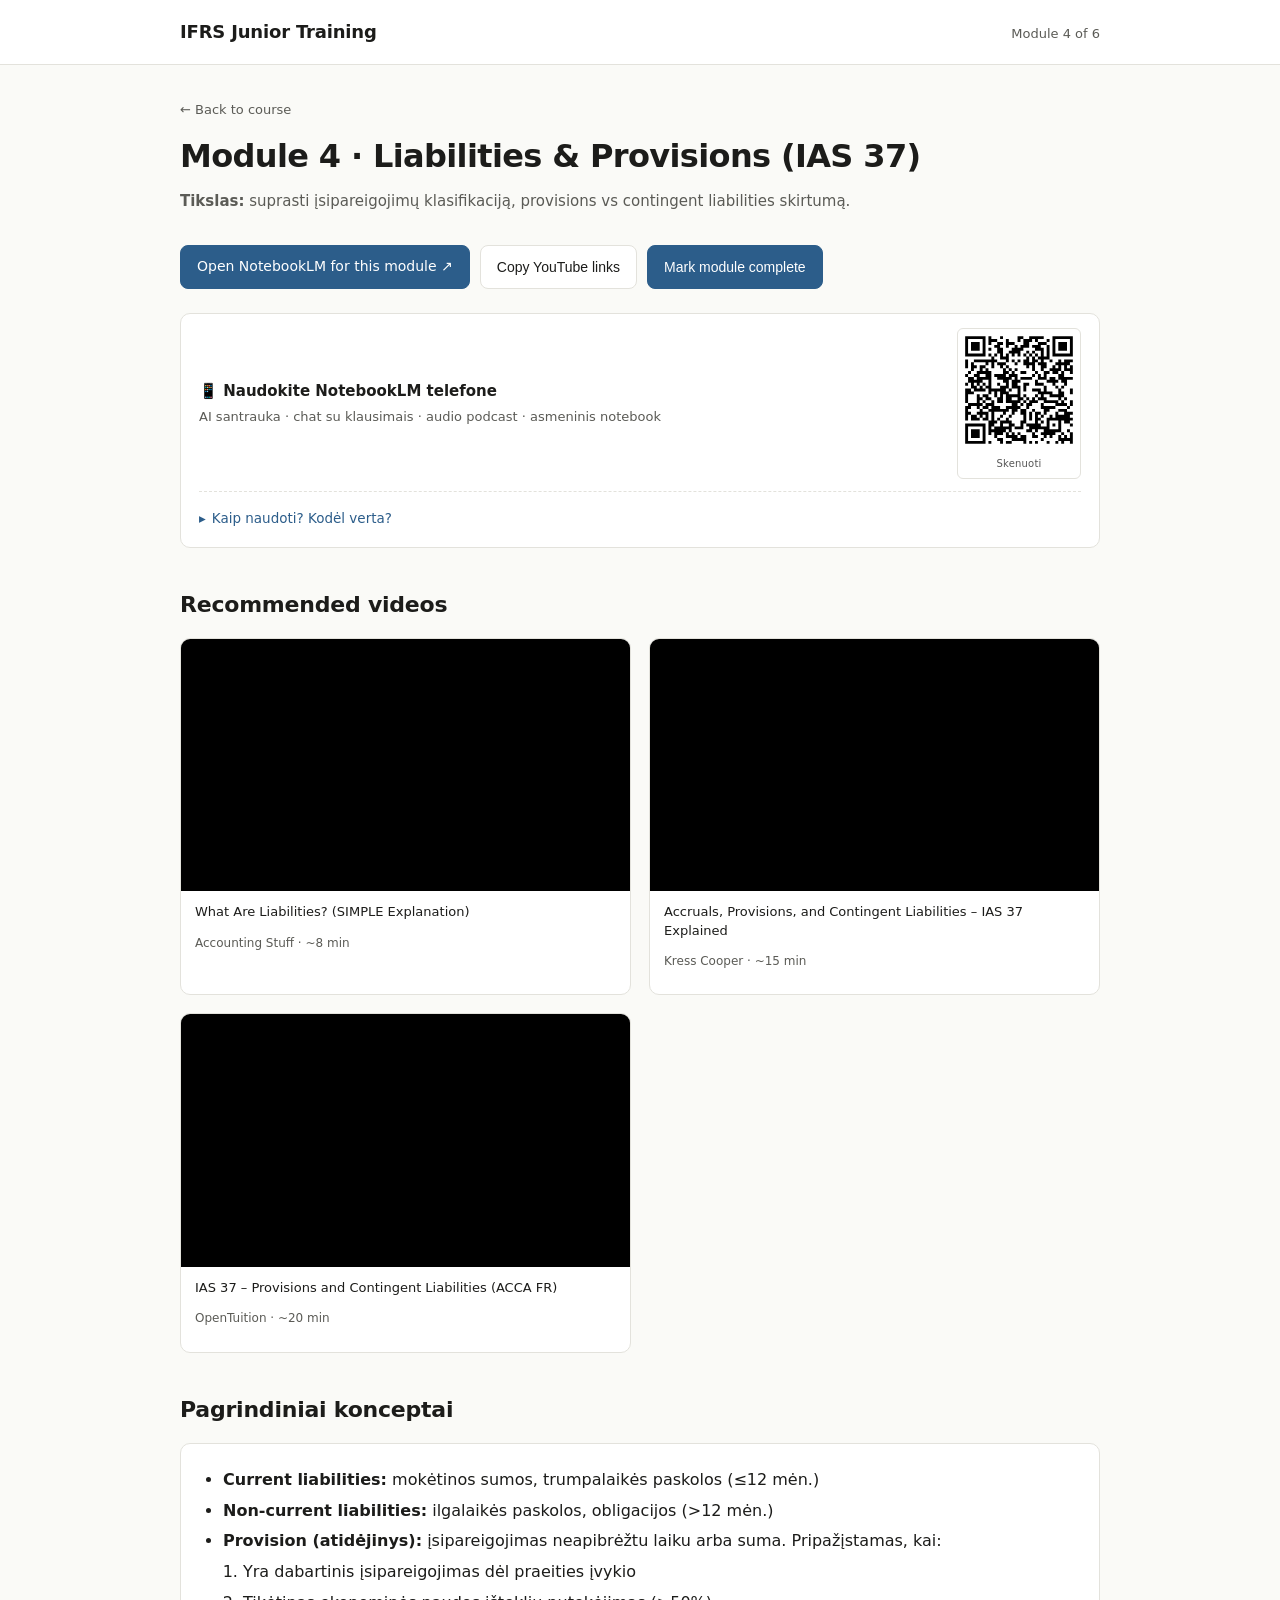
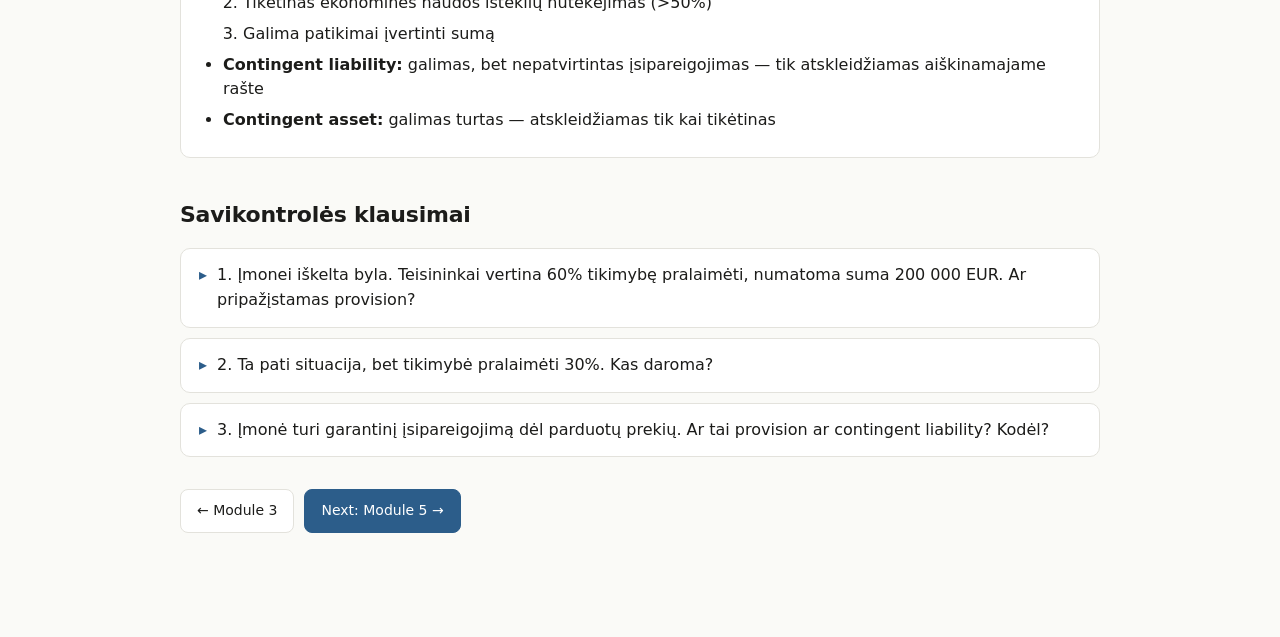
<file: modules/module-4.html>
<!doctype html>
<html lang="lt">
<head>
  <meta charset="utf-8" />
  <meta name="viewport" content="width=device-width, initial-scale=1" />
  <title>Module 4 · Liabilities & Provisions (IAS 37)</title>
  <link rel="stylesheet" href="../assets/styles.css" />
</head>
<body>
  <header class="site">
    <div class="inner">
      <h1><a href="../index.html" style="color:inherit; text-decoration:none">IFRS Junior Training</a></h1>
      <span class="meta">Module 4 of 6</span>
    </div>
  </header>

  <main class="container">
    <div class="breadcrumb"><a href="../index.html">← Back to course</a></div>

    <h1 class="page-title">Module 4 · Liabilities &amp; Provisions (IAS 37)</h1>
    <p class="page-lead"><strong>Tikslas:</strong> suprasti įsipareigojimų klasifikaciją, provisions vs contingent liabilities skirtumą.</p>

    <div class="actions">
      <a class="btn primary" href="https://notebooklm.google.com" target="_blank" rel="noopener" data-nblm>
        Open NotebookLM for this module ↗
      </a>
      <button class="btn" data-copy-links="https://youtube.com/watch?v=fKRwT10Sszc|https://youtube.com/watch?v=TotYZNMLb7A|https://youtube.com/watch?v=KTC3YLD-p9k">
        Copy YouTube links
      </button>
      <button class="btn primary" data-mark-complete="m4">Mark module complete</button>
    </div>

    <section class="mobile-howto" aria-label="Kaip naudoti NotebookLM telefone">
      <div class="mh-summary">
        <div class="mh-text">
          <h3>📱 Naudokite NotebookLM telefone</h3>
          <p class="mh-bullets">AI santrauka · chat su klausimais · audio podcast · asmeninis notebook</p>
        </div>
        <div class="qr-wrap">
          <div class="qr-code" data-qr="https://dokaey.github.io/ifrs-junior-training/modules/module-4.html"></div>
          <div class="qr-label">Skenuoti</div>
        </div>
      </div>
      <details class="mh-details">
        <summary>Kaip naudoti? Kodėl verta?</summary>
        <p style="margin:10px 0 0; font-size:13.5px">
          Office kompiuteryje NotebookLM užblokuotas. Naudokite asmeninį telefoną su <strong>privačia Google paskyra</strong> —
          taip apeisite IT apribojimą ir gausite stipriausią AI mokymosi įrankį šiems moduliams.
        </p>

        <div class="why">
          <strong>Kodėl verta:</strong>
          <ul>
            <li>AI susumarizuoja visus modulio video į vieną tekstą — nereikia žiūrėti turinio iš naujo</li>
            <li>Chat — užduokite konkrečius klausimus (pvz. <em>„Kuo skiriasi DTA ir DTL?"</em>) ir gausite atsakymus su nuorodomis į konkrečias video vietas</li>
            <li><strong>„Audio Overview"</strong> — sugeneruoja podcast'o stiliaus santrauką, galima klausyti kelyje ar sportuojant</li>
            <li>Notebook'as išlieka jūsų asmeninėje paskyroje — galite grįžti vėliau</li>
          </ul>
        </div>

        <strong style="font-size:13.5px">Workflow:</strong>
        <ol>
          <li>Telefono kamera nuskenuokite QR kodą</li>
          <li>Telefone atsidarys tas pats šio modulio puslapis</li>
          <li>Spauskite mygtuką <strong>„Copy YouTube links"</strong> — visos nuorodos atsiduria iškarpinėje</li>
          <li>Atidarykite <a href="https://notebooklm.google.com" target="_blank" rel="noopener">notebooklm.google.com</a> telefone (arba NotebookLM appą)</li>
          <li>Sukurkite naują notebook → <em>Add source</em> → <em>YouTube</em> → įklijuokite</li>
          <li>Palaukite ~30 sek., kol NotebookLM susumarizuos turinį, ir pradėkite klausinėti</li>
        </ol>

        <p class="tip">💡 Patarimas: pirmą kartą atvėrę puslapį telefone, pridėkite jį į žymeles — kitiems moduliams nebereikės skenuoti.</p>
      </details>
    </section>

    <h2>Recommended videos</h2>
    <div class="video-grid">
      <div class="video-card">
        <div class="frame"><iframe src="https://www.youtube-nocookie.com/embed/fKRwT10Sszc" title="What Are Liabilities?" allow="accelerometer; autoplay; clipboard-write; encrypted-media; gyroscope; picture-in-picture" allowfullscreen></iframe></div>
        <div class="meta"><p class="title">What Are Liabilities? (SIMPLE Explanation)</p><p class="sub">Accounting Stuff · ~8 min</p></div>
      </div>
      <div class="video-card">
        <div class="frame"><iframe src="https://www.youtube-nocookie.com/embed/TotYZNMLb7A" title="Accruals, Provisions, and Contingent Liabilities – IAS 37 Explained" allow="accelerometer; autoplay; clipboard-write; encrypted-media; gyroscope; picture-in-picture" allowfullscreen></iframe></div>
        <div class="meta"><p class="title">Accruals, Provisions, and Contingent Liabilities – IAS 37 Explained</p><p class="sub">Kress Cooper · ~15 min</p></div>
      </div>
      <div class="video-card">
        <div class="frame"><iframe src="https://www.youtube-nocookie.com/embed/KTC3YLD-p9k" title="IAS 37 – Provisions and Contingent Liabilities (ACCA FR)" allow="accelerometer; autoplay; clipboard-write; encrypted-media; gyroscope; picture-in-picture" allowfullscreen></iframe></div>
        <div class="meta"><p class="title">IAS 37 – Provisions and Contingent Liabilities (ACCA FR)</p><p class="sub">OpenTuition · ~20 min</p></div>
      </div>
    </div>

    <h2>Pagrindiniai konceptai</h2>
    <div class="concepts">
      <ul>
        <li><strong>Current liabilities:</strong> mokėtinos sumos, trumpalaikės paskolos (≤12 mėn.)</li>
        <li><strong>Non-current liabilities:</strong> ilgalaikės paskolos, obligacijos (&gt;12 mėn.)</li>
        <li><strong>Provision (atidėjinys):</strong> įsipareigojimas neapibrėžtu laiku arba suma. Pripažįstamas, kai:
          <ol>
            <li>Yra dabartinis įsipareigojimas dėl praeities įvykio</li>
            <li>Tikėtinas ekonominės naudos išteklių nutekėjimas (&gt;50%)</li>
            <li>Galima patikimai įvertinti sumą</li>
          </ol>
        </li>
        <li><strong>Contingent liability:</strong> galimas, bet nepatvirtintas įsipareigojimas — tik atskleidžiamas aiškinamajame rašte</li>
        <li><strong>Contingent asset:</strong> galimas turtas — atskleidžiamas tik kai tikėtinas</li>
      </ul>
    </div>

    <h2>Savikontrolės klausimai</h2>
    <div class="qa">
      <details>
        <summary>1. Įmonei iškelta byla. Teisininkai vertina 60% tikimybę pralaimėti, numatoma suma 200 000 EUR. Ar pripažįstamas provision?</summary>
        <div class="answer">
          <strong>Taip — provision pripažįstamas.</strong> Tenkinami visi trys IAS 37 kriterijai: (1) yra dabartinis įsipareigojimas dėl praeities įvykio (byla iškelta), (2) ekonominės naudos išteklių nutekėjimas tikėtinas (60% &gt; 50% — „more likely than not"), (3) suma patikimai įvertinta (200 000 EUR). Žurnalinis įrašas: Dr Legal expense 200 000 / Cr Provision 200 000. Jei mokėjimas tolimas — diskontuojama iki dabartinės vertės.
        </div>
      </details>
      <details>
        <summary>2. Ta pati situacija, bet tikimybė pralaimėti 30%. Kas daroma?</summary>
        <div class="answer">
          <strong>Provision NEpripažįstamas</strong> — tikimybė &lt;50% nepatenkina „probable" testo. Tačiau tai <strong>contingent liability</strong> — galimas įsipareigojimas, kuris atskleidžiamas aiškinamajame rašte (notes), nurodant: bylos esmę, galimą finansinį poveikį (200 000 EUR), netikrumus dėl sumos / laiko. Atskleidimo galima nedaryti tik tada, kai išteklių nutekėjimas „remote" (labai mažai tikėtinas).
        </div>
      </details>
      <details>
        <summary>3. Įmonė turi garantinį įsipareigojimą dėl parduotų prekių. Ar tai provision ar contingent liability? Kodėl?</summary>
        <div class="answer">
          <strong>Provision</strong> (kolektyviai vertinant). Praeities įvykis — pardavimas su garantija — sukuria dabartinį konstruktyvinį / teisinį įsipareigojimą. Nors atskira garantinė pretenzija dėl konkretaus vieneto yra netikra, statistiškai (remiantis istoriniais duomenimis: pvz., 3 % grąžinimų rodiklis) išteklių nutekėjimas iš populiacijos kaip visumos yra tikėtinas, o suma patikimai įvertinama (best estimate). Žurnalinis įrašas pardavimo metu: Dr Warranty expense / Cr Warranty provision. Vėliau realios garantinės išlaidos nurašomos iš provision.
        </div>
      </details>
    </div>

    <div class="actions" style="margin-top:32px">
      <a class="btn" href="module-3.html">← Module 3</a>
      <a class="btn primary" href="module-5.html">Next: Module 5 →</a>
    </div>
  </main>

  <script src="../assets/qrcode.min.js"></script>
  <script src="../assets/app.js"></script>
</body>
</html>
</file>
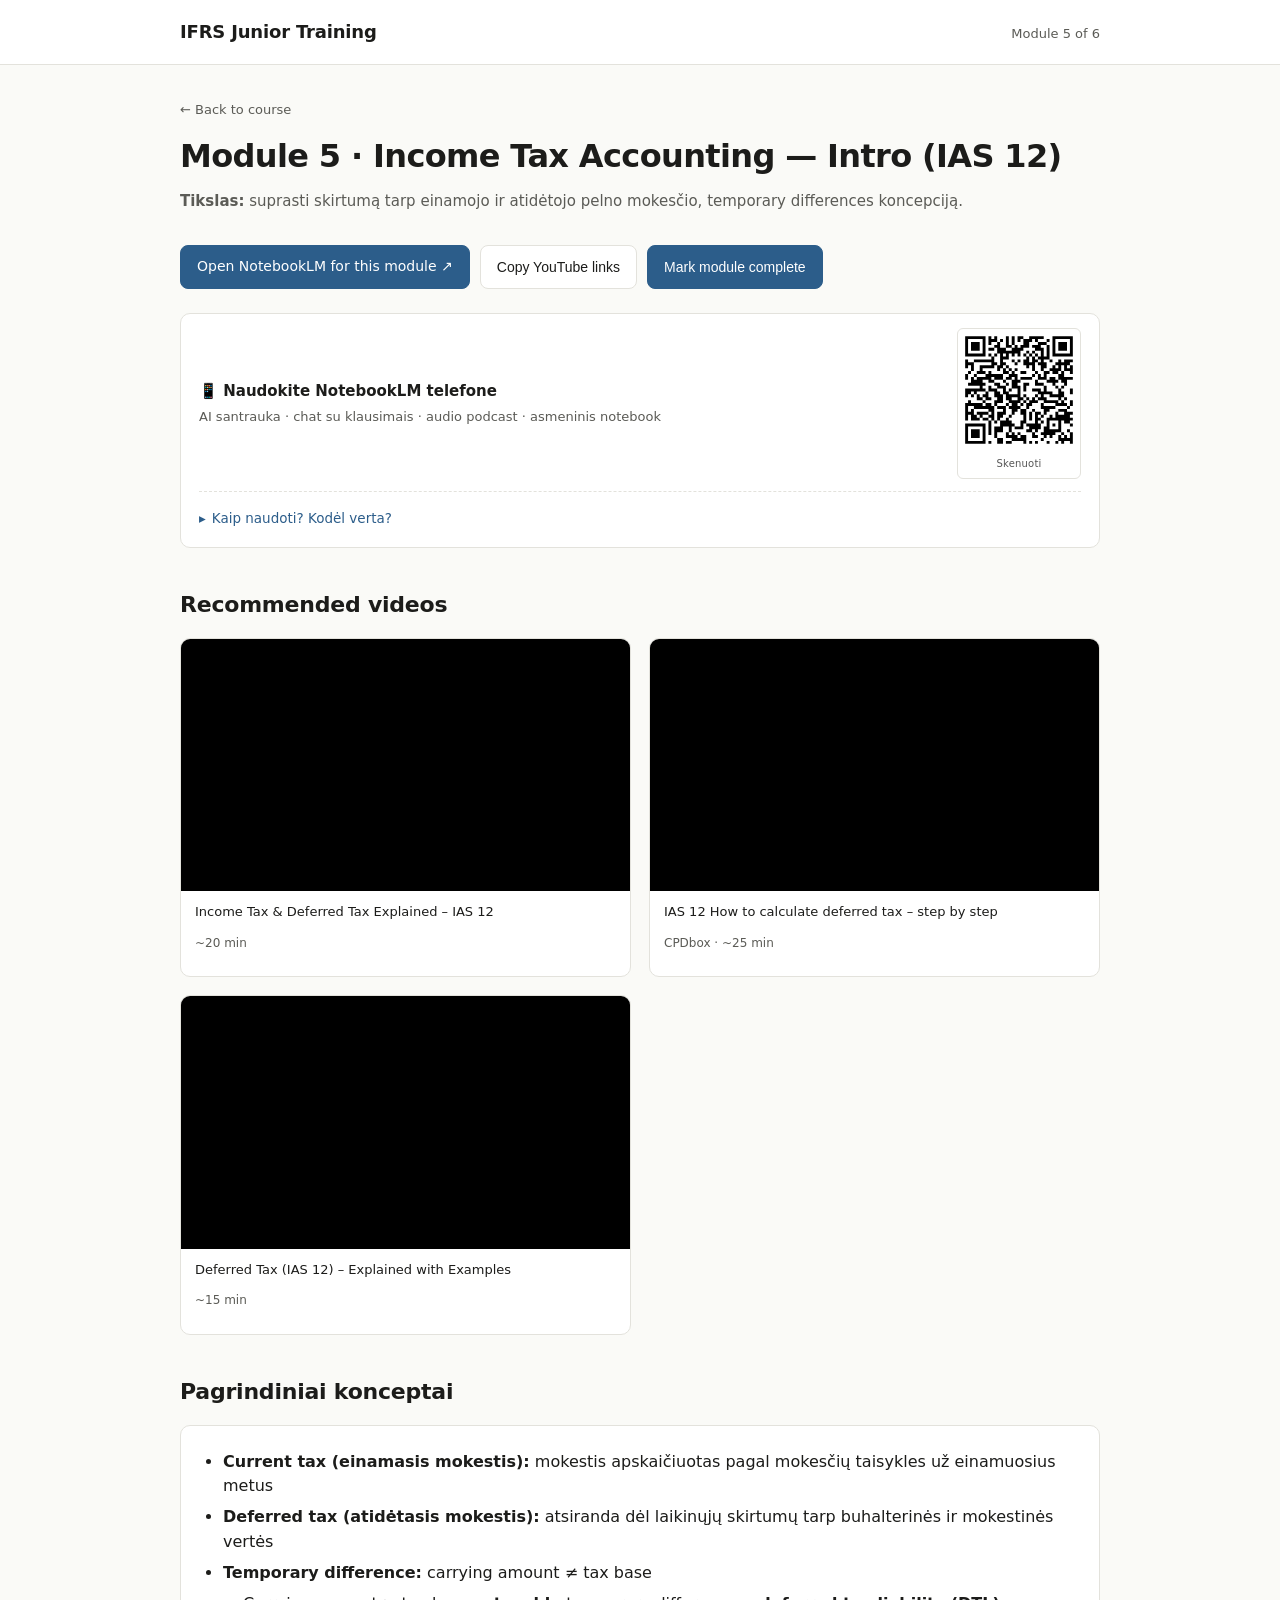
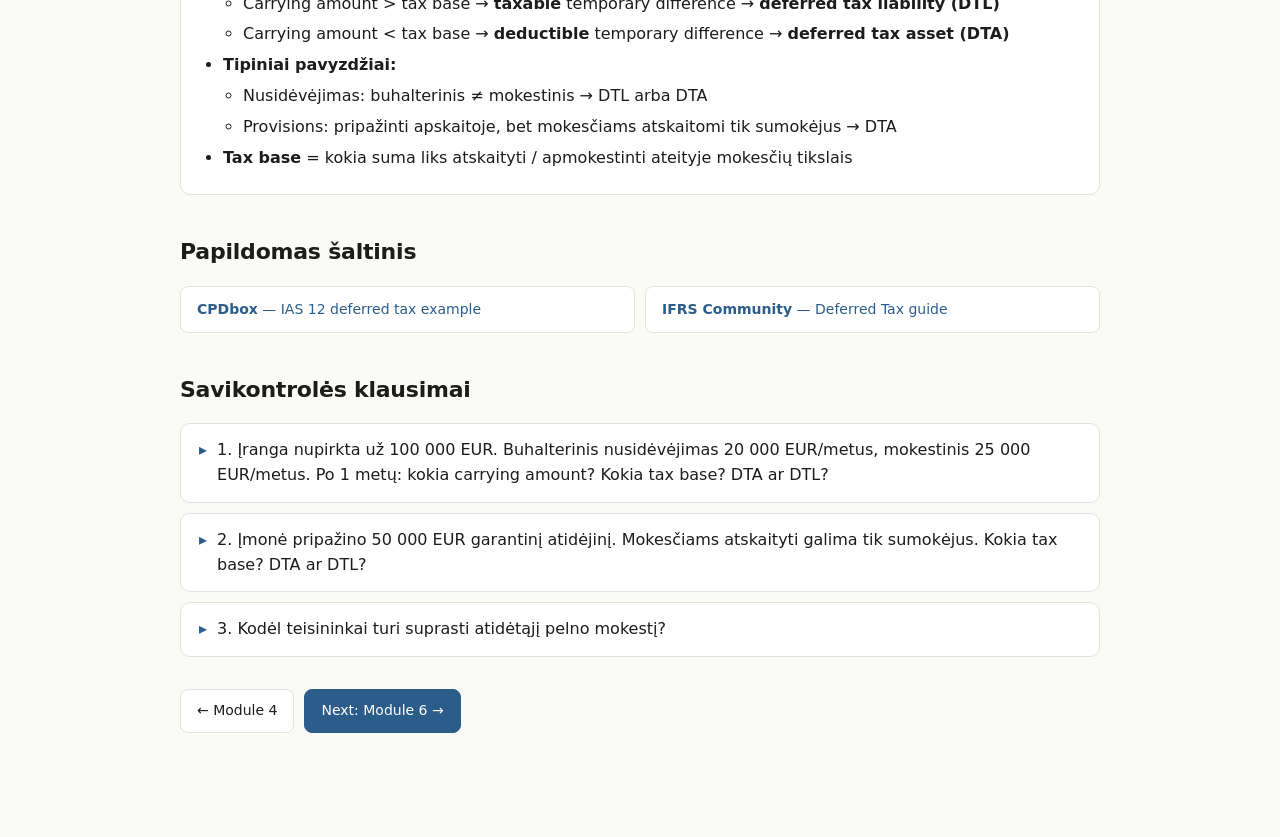
<file: modules/module-5.html>
<!doctype html>
<html lang="lt">
<head>
  <meta charset="utf-8" />
  <meta name="viewport" content="width=device-width, initial-scale=1" />
  <title>Module 5 · Income Tax Accounting (IAS 12)</title>
  <link rel="stylesheet" href="../assets/styles.css" />
</head>
<body>
  <header class="site">
    <div class="inner">
      <h1><a href="../index.html" style="color:inherit; text-decoration:none">IFRS Junior Training</a></h1>
      <span class="meta">Module 5 of 6</span>
    </div>
  </header>

  <main class="container">
    <div class="breadcrumb"><a href="../index.html">← Back to course</a></div>

    <h1 class="page-title">Module 5 · Income Tax Accounting — Intro (IAS 12)</h1>
    <p class="page-lead"><strong>Tikslas:</strong> suprasti skirtumą tarp einamojo ir atidėtojo pelno mokesčio, temporary differences koncepciją.</p>

    <div class="actions">
      <a class="btn primary" href="https://notebooklm.google.com" target="_blank" rel="noopener" data-nblm>
        Open NotebookLM for this module ↗
      </a>
      <button class="btn" data-copy-links="https://youtube.com/watch?v=_hodq8jZZ-w|https://youtube.com/watch?v=wPIC21GDjGY|https://youtube.com/watch?v=m0WPbOLnKjU">
        Copy YouTube links
      </button>
      <button class="btn primary" data-mark-complete="m5">Mark module complete</button>
    </div>

    <section class="mobile-howto" aria-label="Kaip naudoti NotebookLM telefone">
      <div class="mh-summary">
        <div class="mh-text">
          <h3>📱 Naudokite NotebookLM telefone</h3>
          <p class="mh-bullets">AI santrauka · chat su klausimais · audio podcast · asmeninis notebook</p>
        </div>
        <div class="qr-wrap">
          <div class="qr-code" data-qr="https://dokaey.github.io/ifrs-junior-training/modules/module-5.html"></div>
          <div class="qr-label">Skenuoti</div>
        </div>
      </div>
      <details class="mh-details">
        <summary>Kaip naudoti? Kodėl verta?</summary>
        <p style="margin:10px 0 0; font-size:13.5px">
          Office kompiuteryje NotebookLM užblokuotas. Naudokite asmeninį telefoną su <strong>privačia Google paskyra</strong> —
          taip apeisite IT apribojimą ir gausite stipriausią AI mokymosi įrankį šiems moduliams.
        </p>

        <div class="why">
          <strong>Kodėl verta:</strong>
          <ul>
            <li>AI susumarizuoja visus modulio video į vieną tekstą — nereikia žiūrėti turinio iš naujo</li>
            <li>Chat — užduokite konkrečius klausimus (pvz. <em>„Kuo skiriasi DTA ir DTL?"</em>) ir gausite atsakymus su nuorodomis į konkrečias video vietas</li>
            <li><strong>„Audio Overview"</strong> — sugeneruoja podcast'o stiliaus santrauką, galima klausyti kelyje ar sportuojant</li>
            <li>Notebook'as išlieka jūsų asmeninėje paskyroje — galite grįžti vėliau</li>
          </ul>
        </div>

        <strong style="font-size:13.5px">Workflow:</strong>
        <ol>
          <li>Telefono kamera nuskenuokite QR kodą</li>
          <li>Telefone atsidarys tas pats šio modulio puslapis</li>
          <li>Spauskite mygtuką <strong>„Copy YouTube links"</strong> — visos nuorodos atsiduria iškarpinėje</li>
          <li>Atidarykite <a href="https://notebooklm.google.com" target="_blank" rel="noopener">notebooklm.google.com</a> telefone (arba NotebookLM appą)</li>
          <li>Sukurkite naują notebook → <em>Add source</em> → <em>YouTube</em> → įklijuokite</li>
          <li>Palaukite ~30 sek., kol NotebookLM susumarizuos turinį, ir pradėkite klausinėti</li>
        </ol>

        <p class="tip">💡 Patarimas: pirmą kartą atvėrę puslapį telefone, pridėkite jį į žymeles — kitiems moduliams nebereikės skenuoti.</p>
      </details>
    </section>

    <h2>Recommended videos</h2>
    <div class="video-grid">
      <div class="video-card">
        <div class="frame"><iframe src="https://www.youtube-nocookie.com/embed/_hodq8jZZ-w" title="Income Tax & Deferred Tax Explained – IAS 12" allow="accelerometer; autoplay; clipboard-write; encrypted-media; gyroscope; picture-in-picture" allowfullscreen></iframe></div>
        <div class="meta"><p class="title">Income Tax &amp; Deferred Tax Explained – IAS 12</p><p class="sub">~20 min</p></div>
      </div>
      <div class="video-card">
        <div class="frame"><iframe src="https://www.youtube-nocookie.com/embed/wPIC21GDjGY" title="IAS 12 How to calculate deferred tax – step by step" allow="accelerometer; autoplay; clipboard-write; encrypted-media; gyroscope; picture-in-picture" allowfullscreen></iframe></div>
        <div class="meta"><p class="title">IAS 12 How to calculate deferred tax – step by step</p><p class="sub">CPDbox · ~25 min</p></div>
      </div>
      <div class="video-card">
        <div class="frame"><iframe src="https://www.youtube-nocookie.com/embed/m0WPbOLnKjU" title="Deferred Tax (IAS 12) – Explained with Examples" allow="accelerometer; autoplay; clipboard-write; encrypted-media; gyroscope; picture-in-picture" allowfullscreen></iframe></div>
        <div class="meta"><p class="title">Deferred Tax (IAS 12) – Explained with Examples</p><p class="sub">~15 min</p></div>
      </div>
    </div>

    <h2>Pagrindiniai konceptai</h2>
    <div class="concepts">
      <ul>
        <li><strong>Current tax (einamasis mokestis):</strong> mokestis apskaičiuotas pagal mokesčių taisykles už einamuosius metus</li>
        <li><strong>Deferred tax (atidėtasis mokestis):</strong> atsiranda dėl laikinųjų skirtumų tarp buhalterinės ir mokestinės vertės</li>
        <li><strong>Temporary difference:</strong> carrying amount ≠ tax base
          <ul>
            <li>Carrying amount &gt; tax base → <strong>taxable</strong> temporary difference → <strong>deferred tax liability (DTL)</strong></li>
            <li>Carrying amount &lt; tax base → <strong>deductible</strong> temporary difference → <strong>deferred tax asset (DTA)</strong></li>
          </ul>
        </li>
        <li><strong>Tipiniai pavyzdžiai:</strong>
          <ul>
            <li>Nusidėvėjimas: buhalterinis ≠ mokestinis → DTL arba DTA</li>
            <li>Provisions: pripažinti apskaitoje, bet mokesčiams atskaitomi tik sumokėjus → DTA</li>
          </ul>
        </li>
        <li><strong>Tax base</strong> = kokia suma liks atskaityti / apmokestinti ateityje mokesčių tikslais</li>
      </ul>
    </div>

    <h2>Papildomas šaltinis</h2>
    <div class="resources">
      <a href="https://www.cpdbox.com/ias-12-deferred-tax-example/" target="_blank" rel="noopener">
        <strong>CPDbox</strong> — IAS 12 deferred tax example
      </a>
      <a href="https://ifrscommunity.com/knowledge-base/deferred-tax/" target="_blank" rel="noopener">
        <strong>IFRS Community</strong> — Deferred Tax guide
      </a>
    </div>

    <h2>Savikontrolės klausimai</h2>
    <div class="qa">
      <details>
        <summary>1. Įranga nupirkta už 100 000 EUR. Buhalterinis nusidėvėjimas 20 000 EUR/metus, mokestinis 25 000 EUR/metus. Po 1 metų: kokia carrying amount? Kokia tax base? DTA ar DTL?</summary>
        <div class="answer">
          <strong>Carrying amount</strong> = 100 000 − 20 000 = <strong>80 000 EUR</strong>.
          <strong>Tax base</strong> = 100 000 − 25 000 = <strong>75 000 EUR</strong> (suma, kurią dar bus galima atskaityti mokesčiams ateityje).
          CA (80 000) &gt; TB (75 000) → <strong>taxable temporary difference 5 000 EUR</strong> → <strong>DTL = 5 000 × tax rate</strong> (pvz., taikant 15 % LT tarifą — 750 EUR).
          Logika: greitesnis mokestinis nusidėvėjimas mokesčius sumažino dabar, bet ateityje, kai apskaitinis nusidėvėjimas „pasivys", apmokestinama suma bus didesnė — todėl įmonė skolinga mokesčius ateičiai (DTL).
        </div>
      </details>
      <details>
        <summary>2. Įmonė pripažino 50 000 EUR garantinį atidėjinį. Mokesčiams atskaityti galima tik sumokėjus. Kokia tax base? DTA ar DTL?</summary>
        <div class="answer">
          Įsipareigojimo <strong>carrying amount = 50 000 EUR</strong>. <strong>Tax base = CA − suma, kurią bus galima atskaityti ateityje = 50 000 − 50 000 = 0</strong>.
          Įsipareigojimui: kai CA &gt; TB → <strong>deductible temporary difference 50 000 EUR</strong> → <strong>DTA = 50 000 × tax rate</strong> (pvz., 15 % → 7 500 EUR).
          Logika: provision sumažino apskaitinį pelną dabar, bet mokesčių atskaita atsiras tik tada, kai įmonė realiai sumokės garantines išlaidas — taigi būsima mokestinė nauda (turtas). DTA pripažįstama tik jei tikėtina, kad ateityje bus pakankamai apmokestinamojo pelno (recoverability test).
        </div>
      </details>
      <details>
        <summary>3. Kodėl teisininkai turi suprasti atidėtąjį pelno mokestį?</summary>
        <div class="answer">
          <strong>Pillar 2 (GloBE) tiesioginė sąsaja.</strong> 15 % minimalaus mokesčio skaičiavimas (QDMTT, IIR, UTPR) remiasi IFRS finansine apskaita, ne lokalia mokestine deklaracija. <strong>Effective Tax Rate (ETR)</strong> jurisdikcijoje skaičiuojama kaip (current tax + deferred tax) ÷ GloBE income. Atidėtasis mokestis čia veikia kaip „lygiklis" — jis sumažina ETR svyravimus tarp metų ir užkerta kelią dirbtiniam top-up tax suaktyvinimui dėl laikinųjų skirtumų.
          Praktinės situacijos, kur tai svarbu: M&amp;A struktūrizavimas (acquired DTAs/DTLs), restruktūrizacijos, tax holidays vertinimas, transfer pricing korekcijos, GloBE Information Return (GIR) parengimas. Teisininkas, nesuprantantis DTA/DTL mechanikos, negali tinkamai prognozuoti efektyvaus grupės mokesčių krūvio ar identifikuoti rizikų klientų konsolidacijoje.
        </div>
      </details>
    </div>

    <div class="actions" style="margin-top:32px">
      <a class="btn" href="module-4.html">← Module 4</a>
      <a class="btn primary" href="module-6.html">Next: Module 6 →</a>
    </div>
  </main>

  <script src="../assets/qrcode.min.js"></script>
  <script src="../assets/app.js"></script>
</body>
</html>
</file>
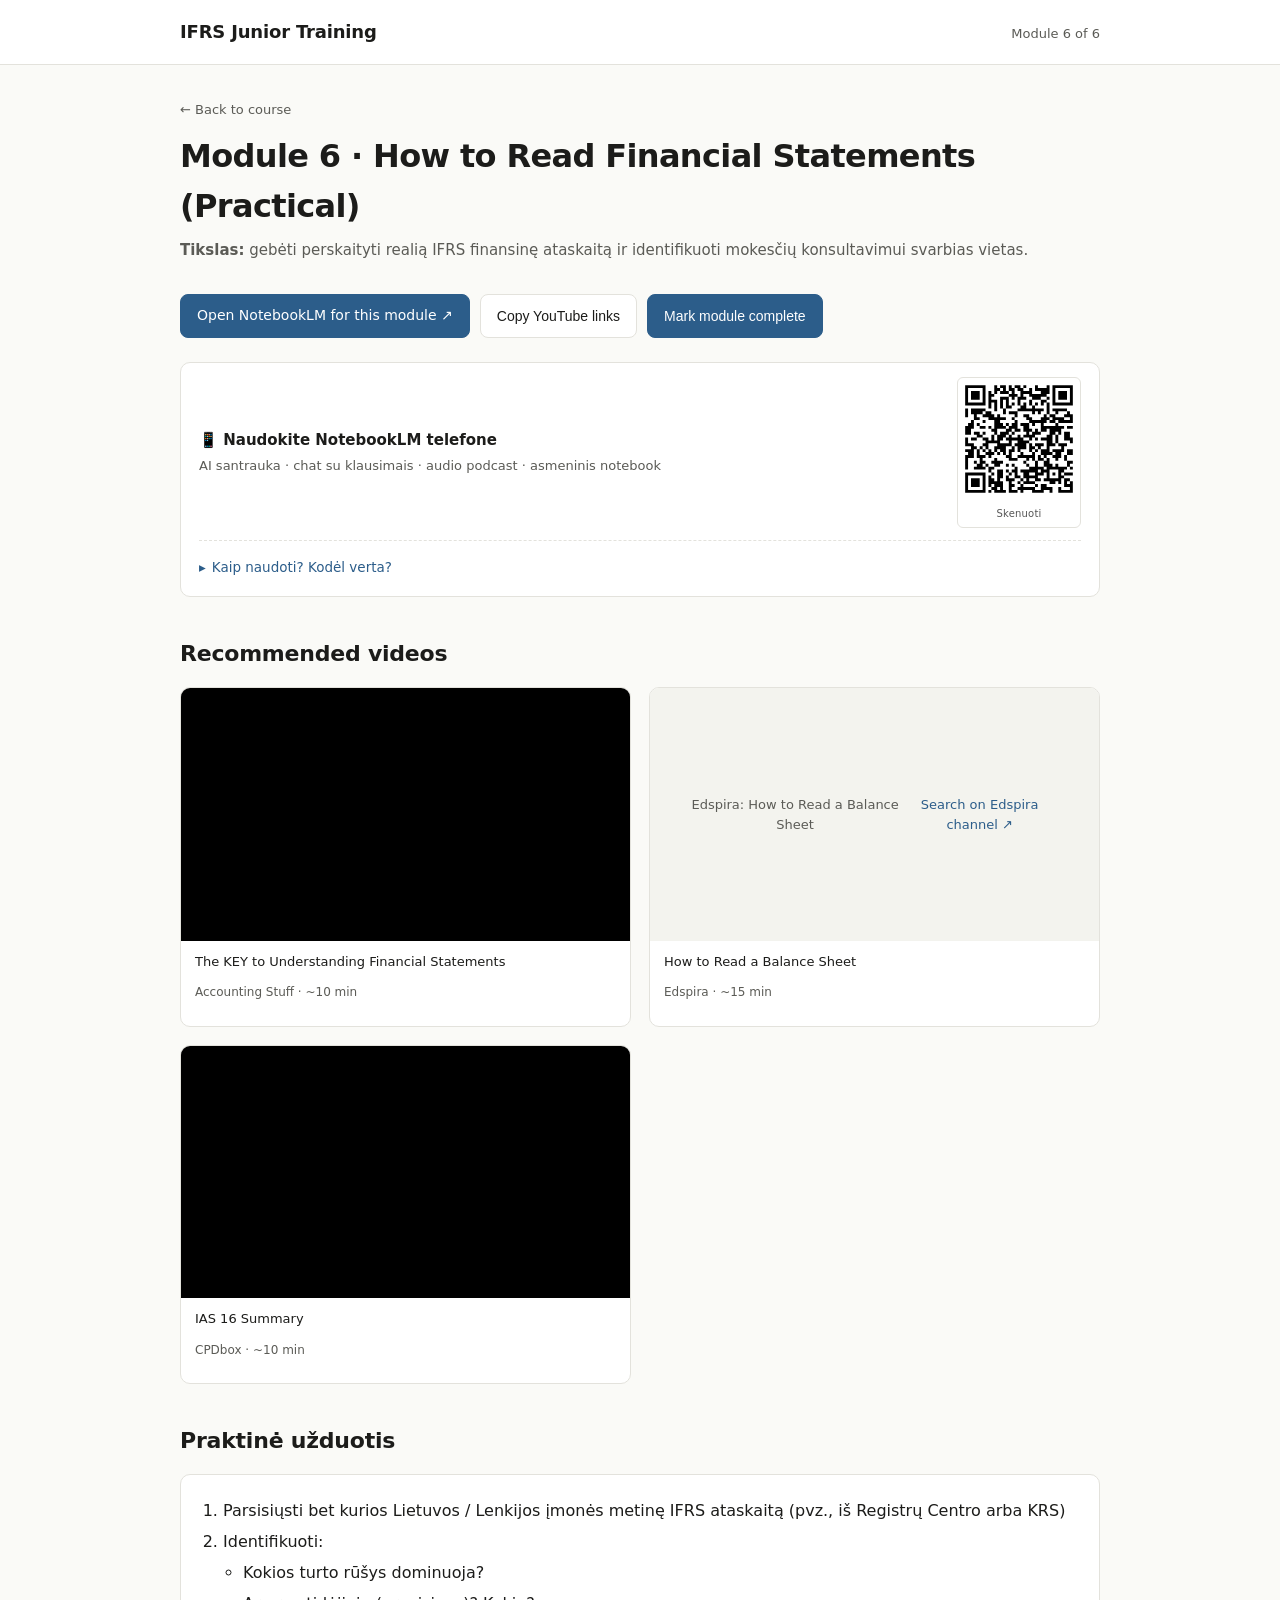
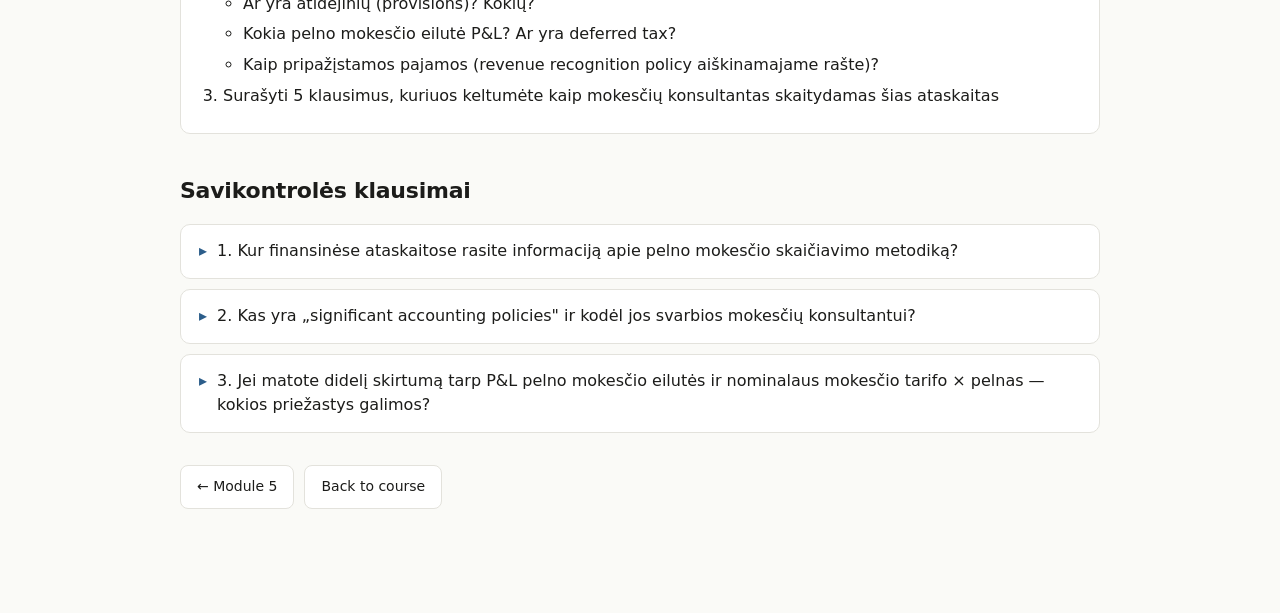
<file: modules/module-6.html>
<!doctype html>
<html lang="lt">
<head>
  <meta charset="utf-8" />
  <meta name="viewport" content="width=device-width, initial-scale=1" />
  <title>Module 6 · Reading Financial Statements</title>
  <link rel="stylesheet" href="../assets/styles.css" />
</head>
<body>
  <header class="site">
    <div class="inner">
      <h1><a href="../index.html" style="color:inherit; text-decoration:none">IFRS Junior Training</a></h1>
      <span class="meta">Module 6 of 6</span>
    </div>
  </header>

  <main class="container">
    <div class="breadcrumb"><a href="../index.html">← Back to course</a></div>

    <h1 class="page-title">Module 6 · How to Read Financial Statements (Practical)</h1>
    <p class="page-lead"><strong>Tikslas:</strong> gebėti perskaityti realią IFRS finansinę ataskaitą ir identifikuoti mokesčių konsultavimui svarbias vietas.</p>

    <div class="actions">
      <a class="btn primary" href="https://notebooklm.google.com" target="_blank" rel="noopener" data-nblm>
        Open NotebookLM for this module ↗
      </a>
      <button class="btn" data-copy-links="https://youtube.com/watch?v=_F6a0ddbjtI|https://youtube.com/watch?v=4caFrcntTi8">
        Copy YouTube links
      </button>
      <button class="btn primary" data-mark-complete="m6">Mark module complete</button>
    </div>

    <section class="mobile-howto" aria-label="Kaip naudoti NotebookLM telefone">
      <div class="mh-summary">
        <div class="mh-text">
          <h3>📱 Naudokite NotebookLM telefone</h3>
          <p class="mh-bullets">AI santrauka · chat su klausimais · audio podcast · asmeninis notebook</p>
        </div>
        <div class="qr-wrap">
          <div class="qr-code" data-qr="https://dokaey.github.io/ifrs-junior-training/modules/module-6.html"></div>
          <div class="qr-label">Skenuoti</div>
        </div>
      </div>
      <details class="mh-details">
        <summary>Kaip naudoti? Kodėl verta?</summary>
        <p style="margin:10px 0 0; font-size:13.5px">
          Office kompiuteryje NotebookLM užblokuotas. Naudokite asmeninį telefoną su <strong>privačia Google paskyra</strong> —
          taip apeisite IT apribojimą ir gausite stipriausią AI mokymosi įrankį šiems moduliams.
        </p>

        <div class="why">
          <strong>Kodėl verta:</strong>
          <ul>
            <li>AI susumarizuoja visus modulio video į vieną tekstą — nereikia žiūrėti turinio iš naujo</li>
            <li>Chat — užduokite konkrečius klausimus (pvz. <em>„Kuo skiriasi DTA ir DTL?"</em>) ir gausite atsakymus su nuorodomis į konkrečias video vietas</li>
            <li><strong>„Audio Overview"</strong> — sugeneruoja podcast'o stiliaus santrauką, galima klausyti kelyje ar sportuojant</li>
            <li>Notebook'as išlieka jūsų asmeninėje paskyroje — galite grįžti vėliau</li>
          </ul>
        </div>

        <strong style="font-size:13.5px">Workflow:</strong>
        <ol>
          <li>Telefono kamera nuskenuokite QR kodą</li>
          <li>Telefone atsidarys tas pats šio modulio puslapis</li>
          <li>Spauskite mygtuką <strong>„Copy YouTube links"</strong> — visos nuorodos atsiduria iškarpinėje</li>
          <li>Atidarykite <a href="https://notebooklm.google.com" target="_blank" rel="noopener">notebooklm.google.com</a> telefone (arba NotebookLM appą)</li>
          <li>Sukurkite naują notebook → <em>Add source</em> → <em>YouTube</em> → įklijuokite</li>
          <li>Palaukite ~30 sek., kol NotebookLM susumarizuos turinį, ir pradėkite klausinėti</li>
        </ol>

        <p class="tip">💡 Patarimas: pirmą kartą atvėrę puslapį telefone, pridėkite jį į žymeles — kitiems moduliams nebereikės skenuoti.</p>
      </details>
    </section>

    <h2>Recommended videos</h2>
    <div class="video-grid">
      <div class="video-card">
        <div class="frame"><iframe src="https://www.youtube-nocookie.com/embed/_F6a0ddbjtI" title="The KEY to Understanding Financial Statements" allow="accelerometer; autoplay; clipboard-write; encrypted-media; gyroscope; picture-in-picture" allowfullscreen></iframe></div>
        <div class="meta"><p class="title">The KEY to Understanding Financial Statements</p><p class="sub">Accounting Stuff · ~10 min</p></div>
      </div>
      <div class="video-card">
        <div class="frame" style="display:flex; align-items:center; justify-content:center; color:var(--text-muted); font-size:13px; padding:40px; text-align:center; background:var(--surface-2)">
          Edspira: How to Read a Balance Sheet<br/><a href="https://www.youtube.com/@Edspira/search?query=how%20to%20read%20a%20balance%20sheet" target="_blank" rel="noopener">Search on Edspira channel ↗</a>
        </div>
        <div class="meta"><p class="title">How to Read a Balance Sheet</p><p class="sub">Edspira · ~15 min</p></div>
      </div>
      <div class="video-card">
        <div class="frame"><iframe src="https://www.youtube-nocookie.com/embed/4caFrcntTi8" title="IAS 16 Summary (CPDbox)" allow="accelerometer; autoplay; clipboard-write; encrypted-media; gyroscope; picture-in-picture" allowfullscreen></iframe></div>
        <div class="meta"><p class="title">IAS 16 Summary</p><p class="sub">CPDbox · ~10 min</p></div>
      </div>
    </div>

    <h2>Praktinė užduotis</h2>
    <div class="concepts">
      <ol>
        <li>Parsisiųsti bet kurios Lietuvos / Lenkijos įmonės metinę IFRS ataskaitą (pvz., iš Registrų Centro arba KRS)</li>
        <li>Identifikuoti:
          <ul>
            <li>Kokios turto rūšys dominuoja?</li>
            <li>Ar yra atidėjinių (provisions)? Kokių?</li>
            <li>Kokia pelno mokesčio eilutė P&amp;L? Ar yra deferred tax?</li>
            <li>Kaip pripažįstamos pajamos (revenue recognition policy aiškinamajame rašte)?</li>
          </ul>
        </li>
        <li>Surašyti 5 klausimus, kuriuos keltumėte kaip mokesčių konsultantas skaitydamas šias ataskaitas</li>
      </ol>
    </div>

    <h2>Savikontrolės klausimai</h2>
    <div class="qa">
      <details>
        <summary>1. Kur finansinėse ataskaitose rasite informaciją apie pelno mokesčio skaičiavimo metodiką?</summary>
        <div class="answer">
          Trijose vietose: (1) <strong>P&amp;L pelno mokesčio eilutė</strong> (income tax expense) — vieno skaičiaus suma; (2) <strong>Balance sheet</strong> — current tax payable/receivable bei deferred tax assets/liabilities; (3) svarbiausia — <strong>aiškinamasis raštas (notes)</strong>: „Income tax" skiltis, kurioje pateikiama (a) <strong>tax reconciliation</strong> — kaip nominalus tarifas × apskaitinis pelnas tampa faktiniu mokesčiu (permanent / temporary differences detalizacija), (b) deferred tax movement table, (c) significant accounting policies — income tax skiltis su politikomis (recognition, measurement, uncertain tax positions), (d) jei taikoma — Pillar 2 atskleidimai pagal IAS 12 papildymą.
        </div>
      </details>
      <details>
        <summary>2. Kas yra „significant accounting policies" ir kodėl jos svarbios mokesčių konsultantui?</summary>
        <div class="answer">
          „Significant accounting policies" — vadovybės pasirinkti apskaitos principai esminiems sandoriams: revenue recognition (point in time vs over time), depreciation method ir naudingo tarnavimo laikas, inventory valuation (FIFO/weighted average), provisions, financial instruments klasifikacija, lease accounting, impairment metodologija. Pagal IAS 1 atskleidžiamos aiškinamajame rašte.
          <strong>Kodėl svarbu mokesčių konsultantui:</strong> (a) politikos pasirinkimas tiesiogiai veikia P&amp;L laiko atžvilgiu — tai keičia apskaitinį pelną kiekvieną periodą; (b) per IAS 12 finansinė bazė tampa atskaitos tašku DTA/DTL skaičiavimui; (c) Pillar 2 GloBE pajamos kyla iš IFRS apskaitos — politikos veikia ETR ir top-up tax riziką; (d) palyginamumas tarp grupės įmonių ar metų reikalauja suprasti, kur galimi politikos pakeitimai (IAS 8 — retrospective application).
        </div>
      </details>
      <details>
        <summary>3. Jei matote didelį skirtumą tarp P&amp;L pelno mokesčio eilutės ir nominalaus mokesčio tarifo × pelnas — kokios priežastys galimos?</summary>
        <div class="answer">
          Skirtumas paaiškinamas <strong>tax reconciliation</strong> aiškinamajame rašte. Tipiniai elementai:
          <ul>
            <li><strong>Permanent differences</strong> — neatskaitomos sąnaudos (baudos, atstovavimo virš normos, tam tikros nepripažintos rezervinės sąnaudos), neapmokestinamos pajamos (gauti dividendai dažnai EU PSD).</li>
            <li><strong>Skirtingi tarifai</strong> — užsienio dukterinių įmonių pelnas apmokestinamas kitoje jurisdikcijoje (mix of rates).</li>
            <li><strong>Mokestinės lengvatos / kreditai</strong> — R&amp;D, investment incentives, free economic zones.</li>
            <li><strong>DTA recognition / valuation allowance</strong> — neatpažinti perkeliamų nuostolių DTA arba ankstesnių periodų DTA „atstatymas".</li>
            <li><strong>Tax rate change effect</strong> — egzistuojančių DTA/DTL perskaičiavimas dėl tarifo pasikeitimo (vienkartinis P&amp;L poveikis).</li>
            <li><strong>Praeities periodų korekcijos</strong> — tikslinimai dėl ankstesnių metų deklaracijų užbaigimo / mokestinių patikrų.</li>
            <li><strong>Pillar 2 top-up</strong> — papildomas mokestis, jei jurisdikcijos ETR &lt; 15 %.</li>
            <li><strong>Withholding taxes</strong> ant tarpįmoninių pervedimų, neatgaunami kreditai.</li>
          </ul>
          Konsultantui šis reconciliation — pirmoji vieta ieškant struktūrinio planavimo galimybių ar rizikų.
        </div>
      </details>
    </div>

    <div class="actions" style="margin-top:32px">
      <a class="btn" href="module-5.html">← Module 5</a>
      <a class="btn" href="../index.html">Back to course</a>
    </div>
  </main>

  <script src="../assets/qrcode.min.js"></script>
  <script src="../assets/app.js"></script>
</body>
</html>
</file>
<file: assets/styles.css>
:root {
  --bg: #fafaf7;
  --surface: #ffffff;
  --surface-2: #f3f3ee;
  --border: #e3e2dc;
  --text: #1c1c1a;
  --text-muted: #5b5b56;
  --accent: #2c5d8a;
  --accent-hover: #1f456a;
  --success: #2f7d4f;
  --warning: #b07d27;
  --radius: 10px;
  --shadow: 0 1px 2px rgba(0,0,0,.04), 0 4px 12px rgba(0,0,0,.04);
  --max: 960px;
}

@media (prefers-color-scheme: dark) {
  :root {
    --bg: #131312;
    --surface: #1c1c1b;
    --surface-2: #232322;
    --border: #34332f;
    --text: #ececea;
    --text-muted: #9b9a93;
    --accent: #6fa8d6;
    --accent-hover: #94c1e6;
    --success: #5db380;
    --warning: #d6a85a;
    --shadow: 0 1px 2px rgba(0,0,0,.3), 0 6px 18px rgba(0,0,0,.25);
  }
}

* { box-sizing: border-box; }
html, body { margin: 0; padding: 0; }
body {
  font-family: -apple-system, BlinkMacSystemFont, "Segoe UI", "Inter", system-ui, sans-serif;
  background: var(--bg);
  color: var(--text);
  line-height: 1.55;
  -webkit-font-smoothing: antialiased;
}

.container {
  max-width: var(--max);
  margin: 0 auto;
  padding: 32px 20px 80px;
}

a { color: var(--accent); text-decoration: none; }
a:hover { color: var(--accent-hover); text-decoration: underline; }

header.site {
  border-bottom: 1px solid var(--border);
  background: var(--surface);
}
header.site .inner {
  max-width: var(--max);
  margin: 0 auto;
  padding: 18px 20px;
  display: flex;
  align-items: baseline;
  justify-content: space-between;
  gap: 16px;
  flex-wrap: wrap;
}
header.site h1 {
  margin: 0;
  font-size: 18px;
  font-weight: 600;
  letter-spacing: -0.01em;
}
header.site .meta {
  color: var(--text-muted);
  font-size: 13px;
}

h1.page-title {
  font-size: 32px;
  margin: 0 0 8px;
  letter-spacing: -0.02em;
}
.page-lead {
  color: var(--text-muted);
  font-size: 15px;
  margin: 0 0 32px;
}

h2 { font-size: 22px; margin: 40px 0 16px; letter-spacing: -0.01em; }
h3 { font-size: 16px; margin: 24px 0 8px; }

.breadcrumb {
  display: inline-flex;
  align-items: center;
  gap: 6px;
  font-size: 13px;
  color: var(--text-muted);
  margin-bottom: 12px;
}
.breadcrumb a { color: var(--text-muted); }
.breadcrumb a:hover { color: var(--accent); }

/* Workflow box on landing */
.workflow {
  background: var(--surface);
  border: 1px solid var(--border);
  border-radius: var(--radius);
  padding: 20px 24px;
  margin: 24px 0 40px;
}
.workflow ol { margin: 8px 0 0 18px; padding: 0; }
.workflow li { margin: 4px 0; }
.workflow details { margin-top: 14px; }
.workflow summary {
  cursor: pointer;
  font-weight: 500;
  color: var(--accent);
  padding: 6px 0;
}

/* Module grid (landing) */
.module-grid {
  display: grid;
  grid-template-columns: repeat(auto-fill, minmax(260px, 1fr));
  gap: 16px;
}
.module-card {
  display: block;
  background: var(--surface);
  border: 1px solid var(--border);
  border-radius: var(--radius);
  padding: 20px;
  color: var(--text);
  text-decoration: none;
  transition: transform .15s ease, box-shadow .15s ease, border-color .15s ease;
  position: relative;
}
.module-card:hover {
  transform: translateY(-2px);
  box-shadow: var(--shadow);
  border-color: var(--accent);
  text-decoration: none;
}
.module-card.disabled {
  opacity: 0.65;
  cursor: not-allowed;
}
.module-card.disabled:hover {
  transform: none;
  border-color: var(--border);
  box-shadow: none;
}
.module-card .num {
  font-size: 12px;
  color: var(--text-muted);
  letter-spacing: 0.08em;
  text-transform: uppercase;
}
.module-card .title {
  font-size: 17px;
  font-weight: 600;
  margin: 6px 0 8px;
}
.module-card .goal {
  font-size: 14px;
  color: var(--text-muted);
  margin: 0 0 14px;
}
.module-card .row {
  display: flex;
  align-items: center;
  justify-content: space-between;
  font-size: 12px;
  color: var(--text-muted);
}

.badge {
  display: inline-block;
  padding: 3px 9px;
  border-radius: 999px;
  font-size: 11px;
  font-weight: 500;
  letter-spacing: 0.02em;
}
.badge.available { background: rgba(47,125,79,.12); color: var(--success); }
.badge.soon { background: rgba(176,125,39,.14); color: var(--warning); }
.badge.complete { background: var(--accent); color: white; }

/* Buttons */
.btn {
  display: inline-flex;
  align-items: center;
  gap: 8px;
  padding: 10px 16px;
  border-radius: 8px;
  font-size: 14px;
  font-weight: 500;
  border: 1px solid var(--border);
  background: var(--surface);
  color: var(--text);
  cursor: pointer;
  text-decoration: none;
  transition: all .15s ease;
}
.btn:hover { border-color: var(--accent); color: var(--accent); text-decoration: none; }
.btn.primary {
  background: var(--accent);
  color: white;
  border-color: var(--accent);
}
.btn.primary:hover { background: var(--accent-hover); border-color: var(--accent-hover); color: white; }
.btn.disabled, .btn[disabled] { opacity: 0.5; cursor: not-allowed; pointer-events: none; }
.btn:focus-visible { outline: 2px solid var(--accent); outline-offset: 2px; }

.actions {
  display: flex;
  gap: 10px;
  flex-wrap: wrap;
  margin: 18px 0 24px;
}

/* Video grid */
.video-grid {
  display: grid;
  grid-template-columns: 1fr;
  gap: 18px;
  margin: 16px 0 32px;
}
@media (min-width: 720px) {
  .video-grid { grid-template-columns: repeat(2, 1fr); }
}
.video-card {
  background: var(--surface);
  border: 1px solid var(--border);
  border-radius: var(--radius);
  overflow: hidden;
  display: flex;
  flex-direction: column;
}
.video-card .frame {
  position: relative;
  aspect-ratio: 16/9;
  background: #000;
}
.video-card .frame iframe {
  position: absolute;
  inset: 0;
  width: 100%;
  height: 100%;
  border: 0;
}
.video-card .meta {
  padding: 12px 14px;
  font-size: 13px;
}
.video-card .meta .title {
  font-weight: 500;
  color: var(--text);
  margin: 0 0 4px;
  line-height: 1.4;
}
.video-card .meta .sub {
  color: var(--text-muted);
  font-size: 12px;
}

/* Mobile NotebookLM how-to (compact, with collapsible details) */
.mobile-howto {
  background: var(--surface);
  border: 1px solid var(--border);
  border-radius: var(--radius);
  padding: 14px 18px;
  margin: 8px 0 24px;
}
.mh-summary {
  display: grid;
  grid-template-columns: 1fr auto;
  gap: 16px;
  align-items: center;
}
.mh-text h3 {
  margin: 0 0 4px;
  font-size: 15px;
  font-weight: 600;
}
.mh-text .mh-bullets {
  margin: 0;
  font-size: 13px;
  color: var(--text-muted);
}
.mobile-howto .qr-wrap {
  text-align: center;
  background: white;
  border: 1px solid var(--border);
  border-radius: 6px;
  padding: 6px;
  align-self: center;
}
.mobile-howto .qr-wrap .qr-code { display: inline-block; line-height: 0; }
.mobile-howto .qr-wrap .qr-label {
  margin-top: 4px;
  font-size: 10px;
  color: #555;
  font-weight: 500;
  letter-spacing: 0.02em;
}
.mh-details {
  margin-top: 12px;
  padding-top: 12px;
  border-top: 1px dashed var(--border);
}
.mh-details > summary {
  cursor: pointer;
  font-size: 13.5px;
  font-weight: 500;
  color: var(--accent);
  list-style: none;
  display: inline-flex;
  align-items: center;
  gap: 6px;
  padding: 4px 0;
}
.mh-details > summary::-webkit-details-marker { display: none; }
.mh-details > summary::before {
  content: "▸";
  transition: transform .15s ease;
}
.mh-details[open] > summary::before { transform: rotate(90deg); }
.mh-details .why {
  background: var(--surface-2);
  border-left: 3px solid var(--accent);
  padding: 10px 14px;
  border-radius: 4px;
  margin: 12px 0;
  font-size: 13.5px;
}
.mh-details .why strong { color: var(--text); }
.mh-details .why ul { margin: 6px 0 0 16px; padding: 0; }
.mh-details .why li { margin: 3px 0; }
.mh-details ol { margin: 8px 0 0 18px; padding: 0; font-size: 13.5px; }
.mh-details ol li { margin: 4px 0; }
.mh-details .tip {
  margin-top: 10px;
  font-size: 12.5px;
  color: var(--text-muted);
  font-style: italic;
}

/* Concepts list */
.concepts {
  background: var(--surface);
  border: 1px solid var(--border);
  border-radius: var(--radius);
  padding: 18px 22px;
  margin: 8px 0 24px;
}
.concepts ul, .concepts ol { margin: 6px 0; padding-left: 20px; }
.concepts li { margin: 6px 0; }
.concepts strong { color: var(--text); }

/* Self-check */
.qa { display: flex; flex-direction: column; gap: 10px; margin: 8px 0 24px; }
.qa details {
  background: var(--surface);
  border: 1px solid var(--border);
  border-radius: var(--radius);
  padding: 14px 18px;
  transition: border-color .15s ease;
}
.qa details[open] { border-color: var(--accent); }
.qa summary {
  cursor: pointer;
  font-weight: 500;
  list-style: none;
  display: flex;
  align-items: flex-start;
  gap: 10px;
}
.qa summary::-webkit-details-marker { display: none; }
.qa summary::before {
  content: "▸";
  color: var(--accent);
  transition: transform .15s ease;
  flex-shrink: 0;
}
.qa details[open] summary::before { transform: rotate(90deg); }
.qa .answer {
  margin-top: 12px;
  padding-top: 12px;
  border-top: 1px dashed var(--border);
  color: var(--text-muted);
  font-size: 14.5px;
}
.qa .answer.tbd { font-style: italic; }

/* Resource cards */
.resources {
  display: grid;
  grid-template-columns: 1fr;
  gap: 10px;
  margin: 8px 0 24px;
}
@media (min-width: 720px) {
  .resources { grid-template-columns: repeat(2, 1fr); }
}
.resources a {
  display: block;
  padding: 12px 16px;
  border: 1px solid var(--border);
  border-radius: 8px;
  background: var(--surface);
  font-size: 14px;
}
.resources a:hover { border-color: var(--accent); text-decoration: none; }

/* Footer */
footer.site {
  border-top: 1px solid var(--border);
  margin-top: 60px;
  padding: 24px 20px;
  font-size: 13px;
  color: var(--text-muted);
}
footer.site .inner {
  max-width: var(--max);
  margin: 0 auto;
}
footer.site table {
  width: 100%;
  border-collapse: collapse;
  margin-top: 12px;
}
footer.site th, footer.site td {
  text-align: left;
  padding: 8px 10px;
  border-bottom: 1px solid var(--border);
  font-weight: 400;
}
footer.site th { font-weight: 600; color: var(--text); }

.toast {
  position: fixed;
  bottom: 24px;
  left: 50%;
  transform: translateX(-50%) translateY(20px);
  background: var(--text);
  color: var(--bg);
  padding: 10px 18px;
  border-radius: 8px;
  font-size: 13px;
  opacity: 0;
  pointer-events: none;
  transition: opacity .2s ease, transform .2s ease;
  z-index: 100;
}
.toast.show {
  opacity: 1;
  transform: translateX(-50%) translateY(0);
}
</file>
